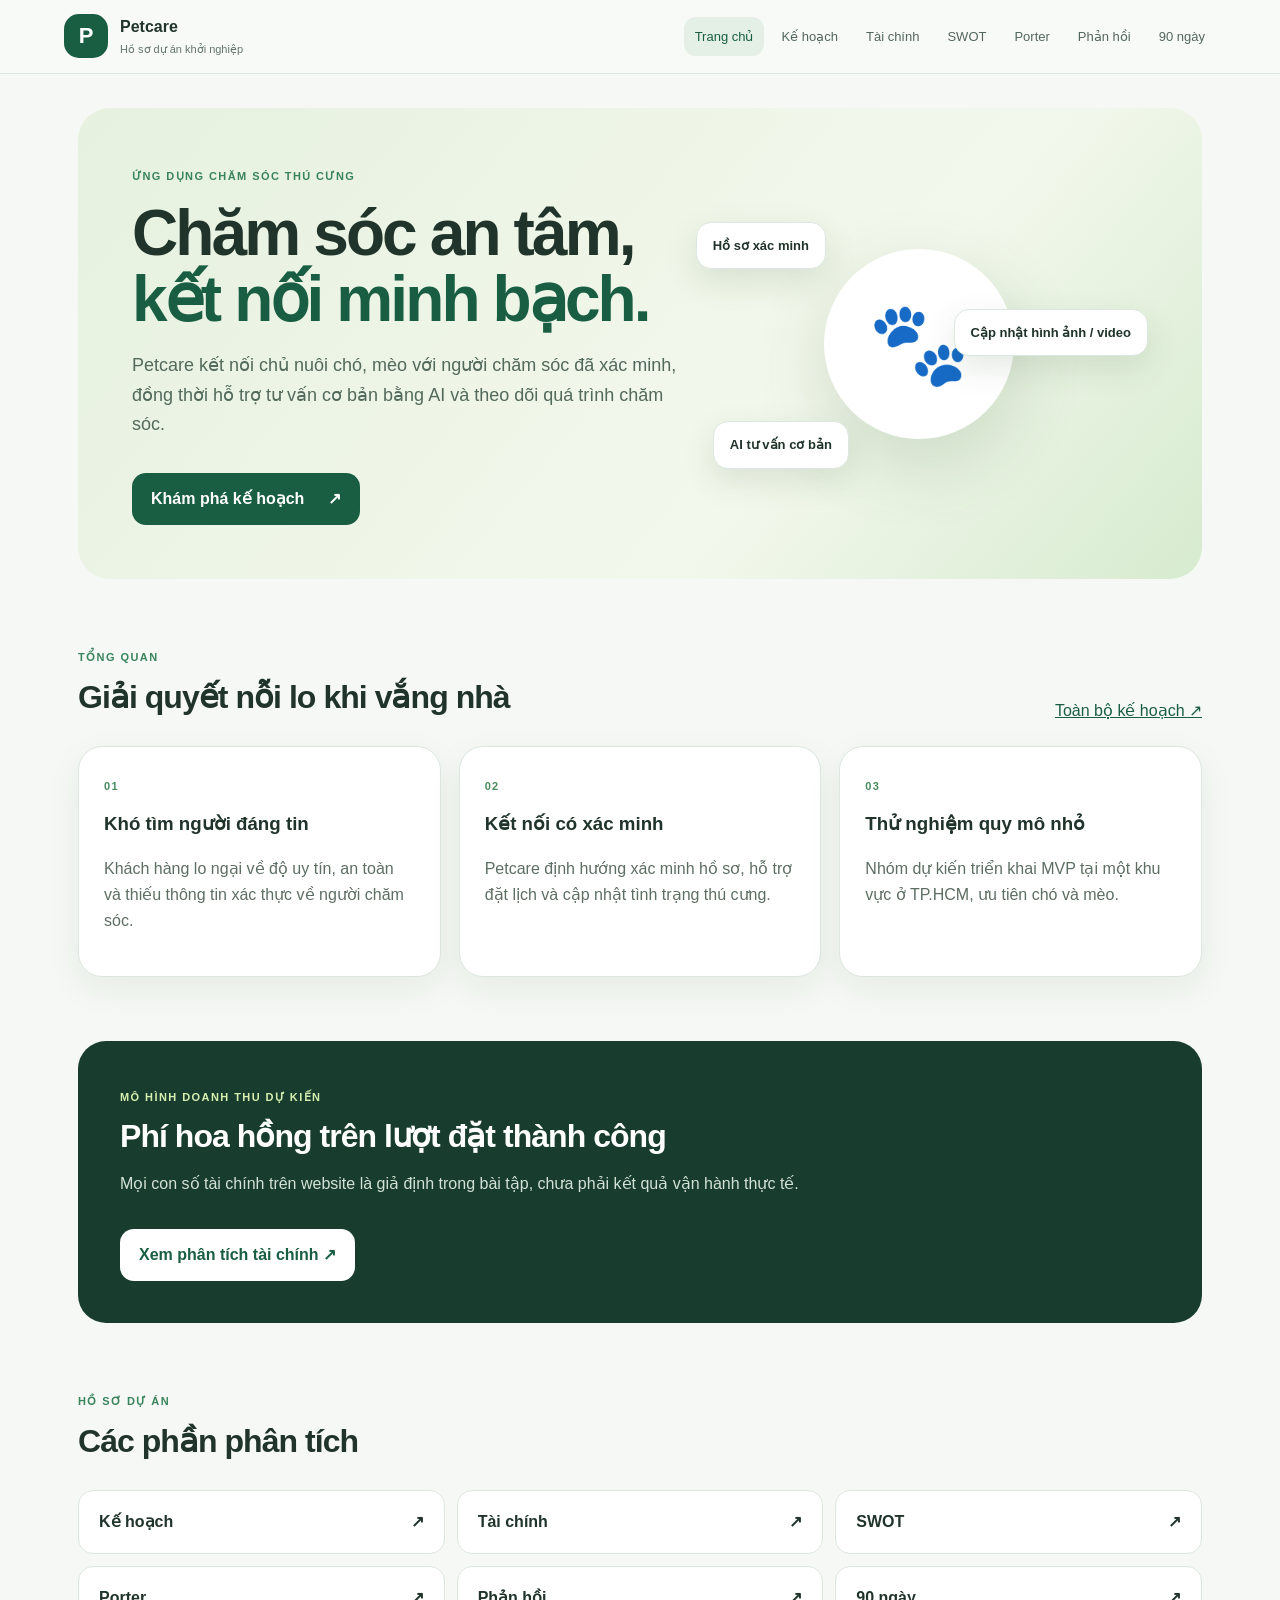
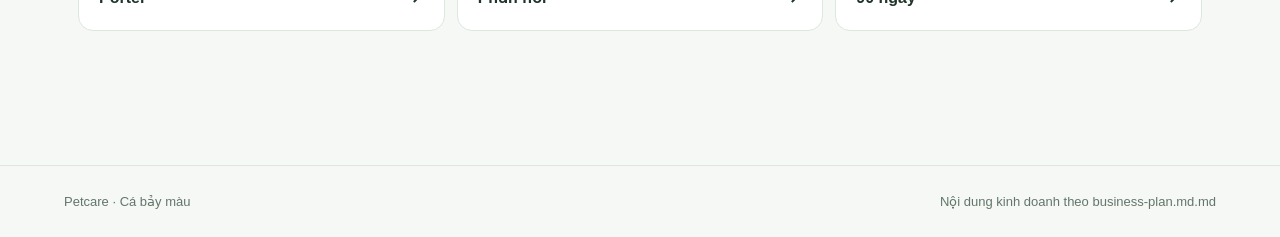
<file: index.html>
<!doctype html><html lang="vi"><head><meta charset="utf-8"><meta name="viewport" content="width=device-width,initial-scale=1"><meta name="theme-color" content="#142820"><title>Trang chủ · Petcare</title><link rel="stylesheet" href="style.css"></head><body><header class="site-header"><a class="brand" href="index.html"><span class="brand-icon">P</span><span>Petcare<small>Hồ sơ dự án khởi nghiệp</small></span></a><nav><a class="active" href="index.html">Trang chủ</a><a class="" href="business-plan.html">Kế hoạch</a><a class="" href="financial-analysis.html">Tài chính</a><a class="" href="swot.html">SWOT</a><a class="" href="five-forces.html">Porter</a><a class="" href="reflections.html">Phản hồi</a><a class="" href="action-plan.html">90 ngày</a></nav></header><main><section class="hero"><div class="hero-copy"><span class="eyebrow">ỨNG DỤNG CHĂM SÓC THÚ CƯNG</span><h1>Chăm sóc an tâm,<br><em>kết nối minh bạch.</em></h1><p>Petcare kết nối chủ nuôi chó, mèo với người chăm sóc đã xác minh, đồng thời hỗ trợ tư vấn cơ bản bằng AI và theo dõi quá trình chăm sóc.</p><a class="button" href="business-plan.html">Khám phá kế hoạch <span>↗</span></a></div><div class="hero-visual"><div class="pet-orbit">🐾</div><div class="float f1">Hồ sơ xác minh</div><div class="float f2">Cập nhật hình ảnh / video</div><div class="float f3">AI tư vấn cơ bản</div></div></section><section class="section"><div class="section-title"><div><span class="eyebrow">TỔNG QUAN</span><h2>Giải quyết nỗi lo khi vắng nhà</h2></div><a class="text-link" href="business-plan.html">Toàn bộ kế hoạch ↗</a></div><div class="grid"><article class="card"><span class="number">01</span><h3>Khó tìm người đáng tin</h3><p>Khách hàng lo ngại về độ uy tín, an toàn và thiếu thông tin xác thực về người chăm sóc.</p></article><article class="card"><span class="number">02</span><h3>Kết nối có xác minh</h3><p>Petcare định hướng xác minh hồ sơ, hỗ trợ đặt lịch và cập nhật tình trạng thú cưng.</p></article><article class="card"><span class="number">03</span><h3>Thử nghiệm quy mô nhỏ</h3><p>Nhóm dự kiến triển khai MVP tại một khu vực ở TP.HCM, ưu tiên chó và mèo.</p></article></div></section><section class="section dark"><span class="eyebrow">MÔ HÌNH DOANH THU DỰ KIẾN</span><h2>Phí hoa hồng trên lượt đặt thành công</h2><p>Mọi con số tài chính trên website là giả định trong bài tập, chưa phải kết quả vận hành thực tế.</p><a class="button light" href="financial-analysis.html">Xem phân tích tài chính ↗</a></section><section class="section"><div class="section-title"><div><span class="eyebrow">HỒ SƠ DỰ ÁN</span><h2>Các phần phân tích</h2></div></div><div class="link-grid"><a class="link-card" href="business-plan.html">Kế hoạch<b>↗</b></a><a class="link-card" href="financial-analysis.html">Tài chính<b>↗</b></a><a class="link-card" href="swot.html">SWOT<b>↗</b></a><a class="link-card" href="five-forces.html">Porter<b>↗</b></a><a class="link-card" href="reflections.html">Phản hồi<b>↗</b></a><a class="link-card" href="action-plan.html">90 ngày<b>↗</b></a></div></section></main><footer><span>Petcare · Cá bảy màu</span><span>Nội dung kinh doanh theo business-plan.md.md</span></footer></body></html>
</file>
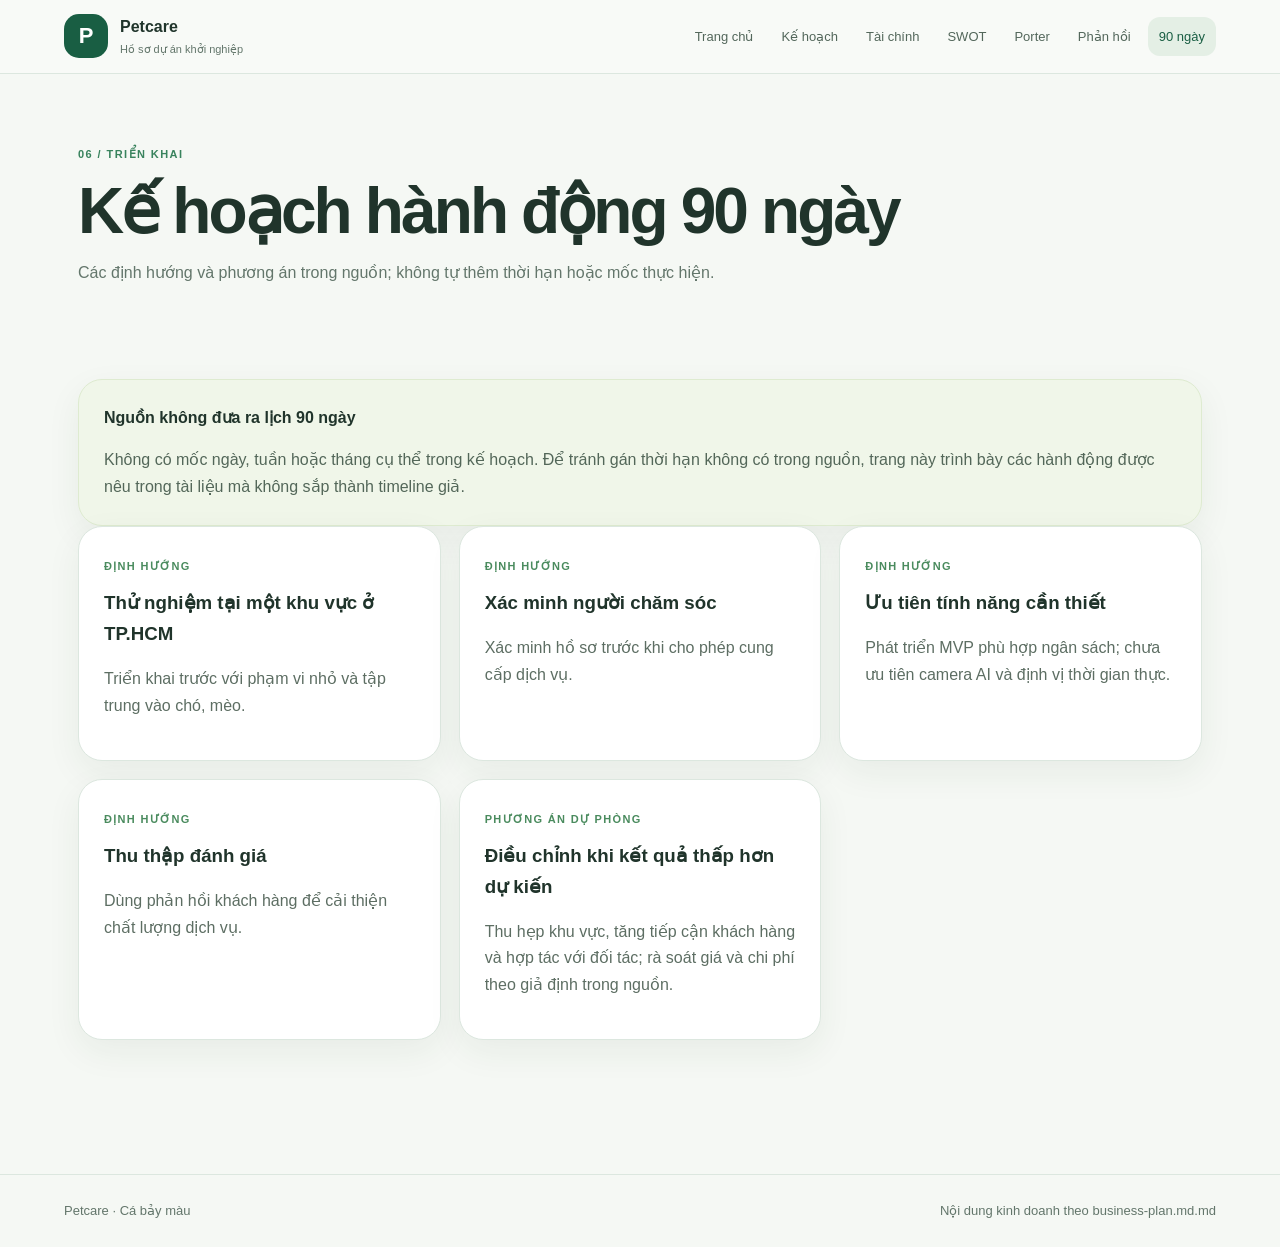
<file: action-plan.html>
<!doctype html><html lang="vi"><head><meta charset="utf-8"><meta name="viewport" content="width=device-width,initial-scale=1"><meta name="theme-color" content="#142820"><title>Kế hoạch hành động 90 ngày · Petcare</title><link rel="stylesheet" href="style.css"></head><body><header class="site-header"><a class="brand" href="index.html"><span class="brand-icon">P</span><span>Petcare<small>Hồ sơ dự án khởi nghiệp</small></span></a><nav><a class="" href="index.html">Trang chủ</a><a class="" href="business-plan.html">Kế hoạch</a><a class="" href="financial-analysis.html">Tài chính</a><a class="" href="swot.html">SWOT</a><a class="" href="five-forces.html">Porter</a><a class="" href="reflections.html">Phản hồi</a><a class="active" href="action-plan.html">90 ngày</a></nav></header><main><section class="page-head"><span class="eyebrow">06 / TRIỂN KHAI</span><h1>Kế hoạch hành động 90 ngày</h1><p>Các định hướng và phương án trong nguồn; không tự thêm thời hạn hoặc mốc thực hiện.</p></section><section class="section"><div class="notice"><b>Nguồn không đưa ra lịch 90 ngày</b><p>Không có mốc ngày, tuần hoặc tháng cụ thể trong kế hoạch. Để tránh gán thời hạn không có trong nguồn, trang này trình bày các hành động được nêu trong tài liệu mà không sắp thành timeline giả.</p></div><div class="grid"><article class="card"><span class="number">ĐỊNH HƯỚNG</span><h3>Thử nghiệm tại một khu vực ở TP.HCM</h3><p>Triển khai trước với phạm vi nhỏ và tập trung vào chó, mèo.</p></article><article class="card"><span class="number">ĐỊNH HƯỚNG</span><h3>Xác minh người chăm sóc</h3><p>Xác minh hồ sơ trước khi cho phép cung cấp dịch vụ.</p></article><article class="card"><span class="number">ĐỊNH HƯỚNG</span><h3>Ưu tiên tính năng cần thiết</h3><p>Phát triển MVP phù hợp ngân sách; chưa ưu tiên camera AI và định vị thời gian thực.</p></article><article class="card"><span class="number">ĐỊNH HƯỚNG</span><h3>Thu thập đánh giá</h3><p>Dùng phản hồi khách hàng để cải thiện chất lượng dịch vụ.</p></article><article class="card"><span class="number">PHƯƠNG ÁN DỰ PHÒNG</span><h3>Điều chỉnh khi kết quả thấp hơn dự kiến</h3><p>Thu hẹp khu vực, tăng tiếp cận khách hàng và hợp tác với đối tác; rà soát giá và chi phí theo giả định trong nguồn.</p></article></div></section></main><footer><span>Petcare · Cá bảy màu</span><span>Nội dung kinh doanh theo business-plan.md.md</span></footer></body></html>
</file>
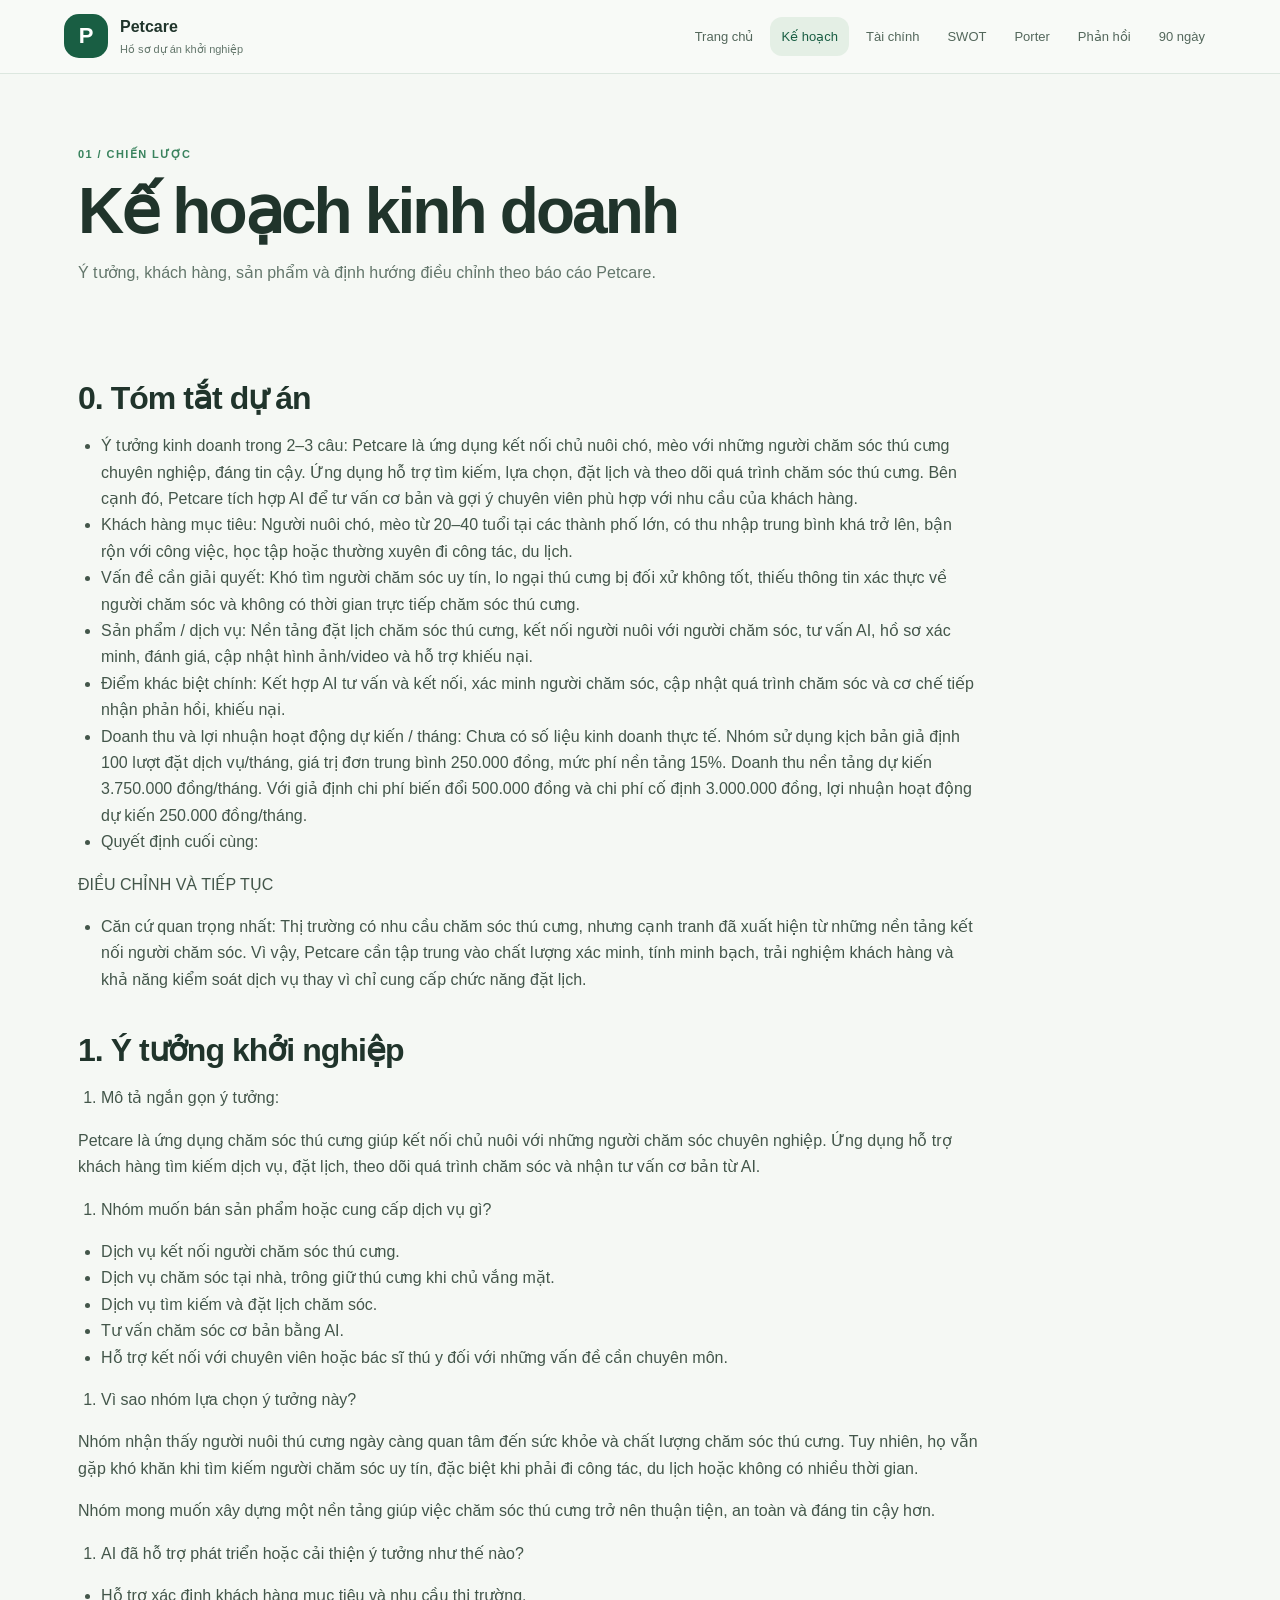
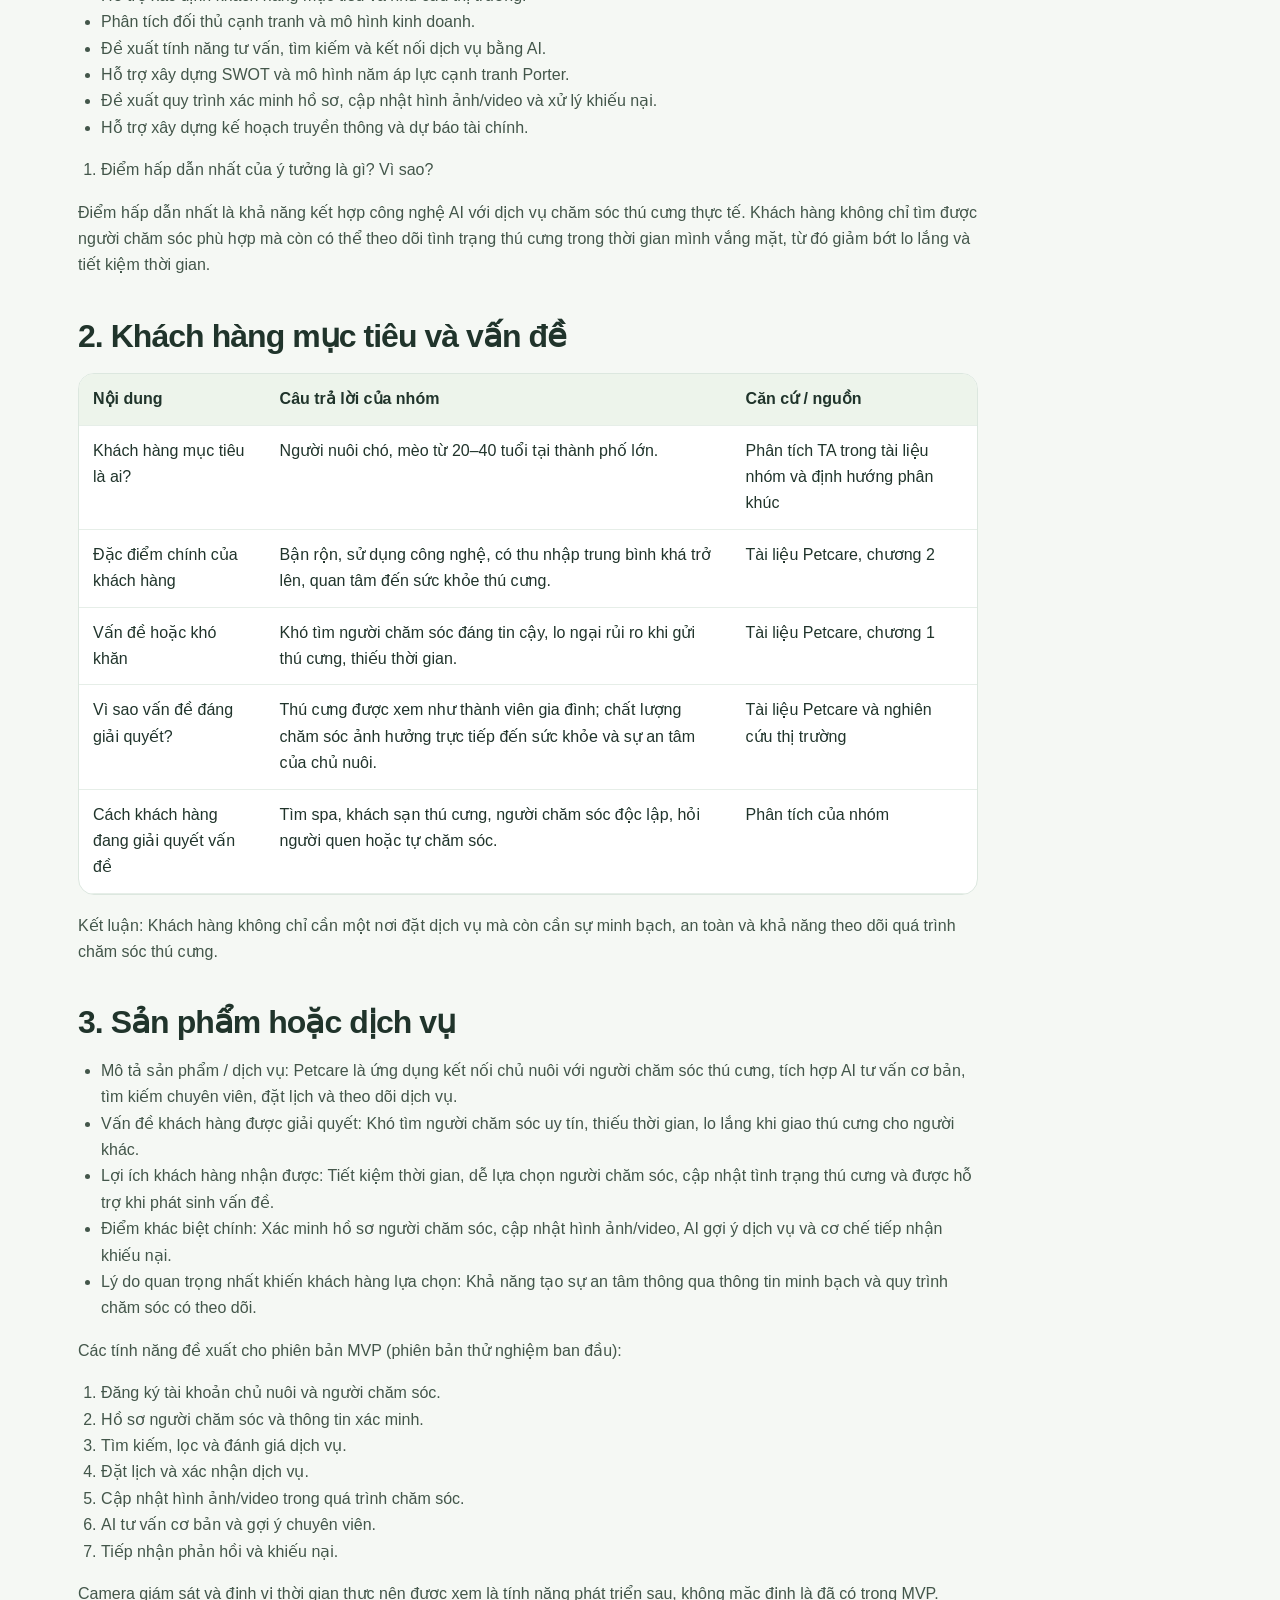
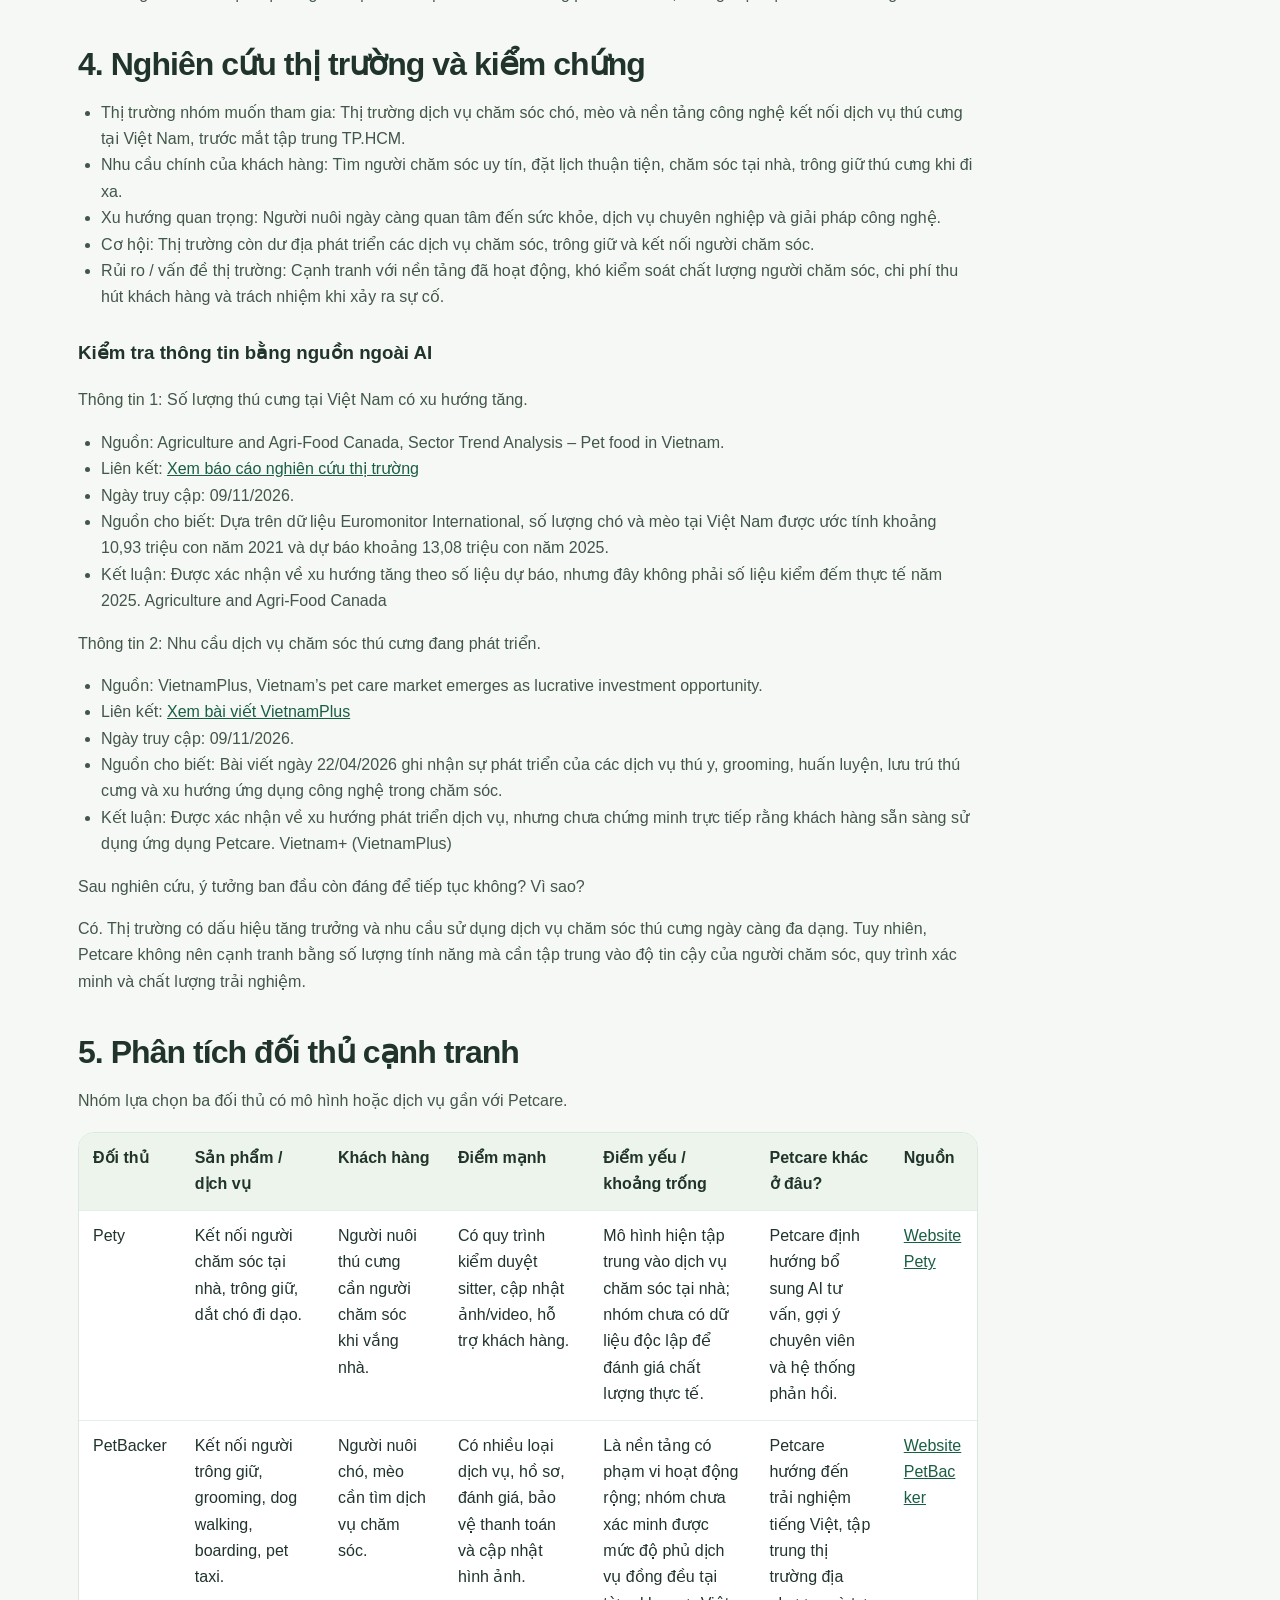
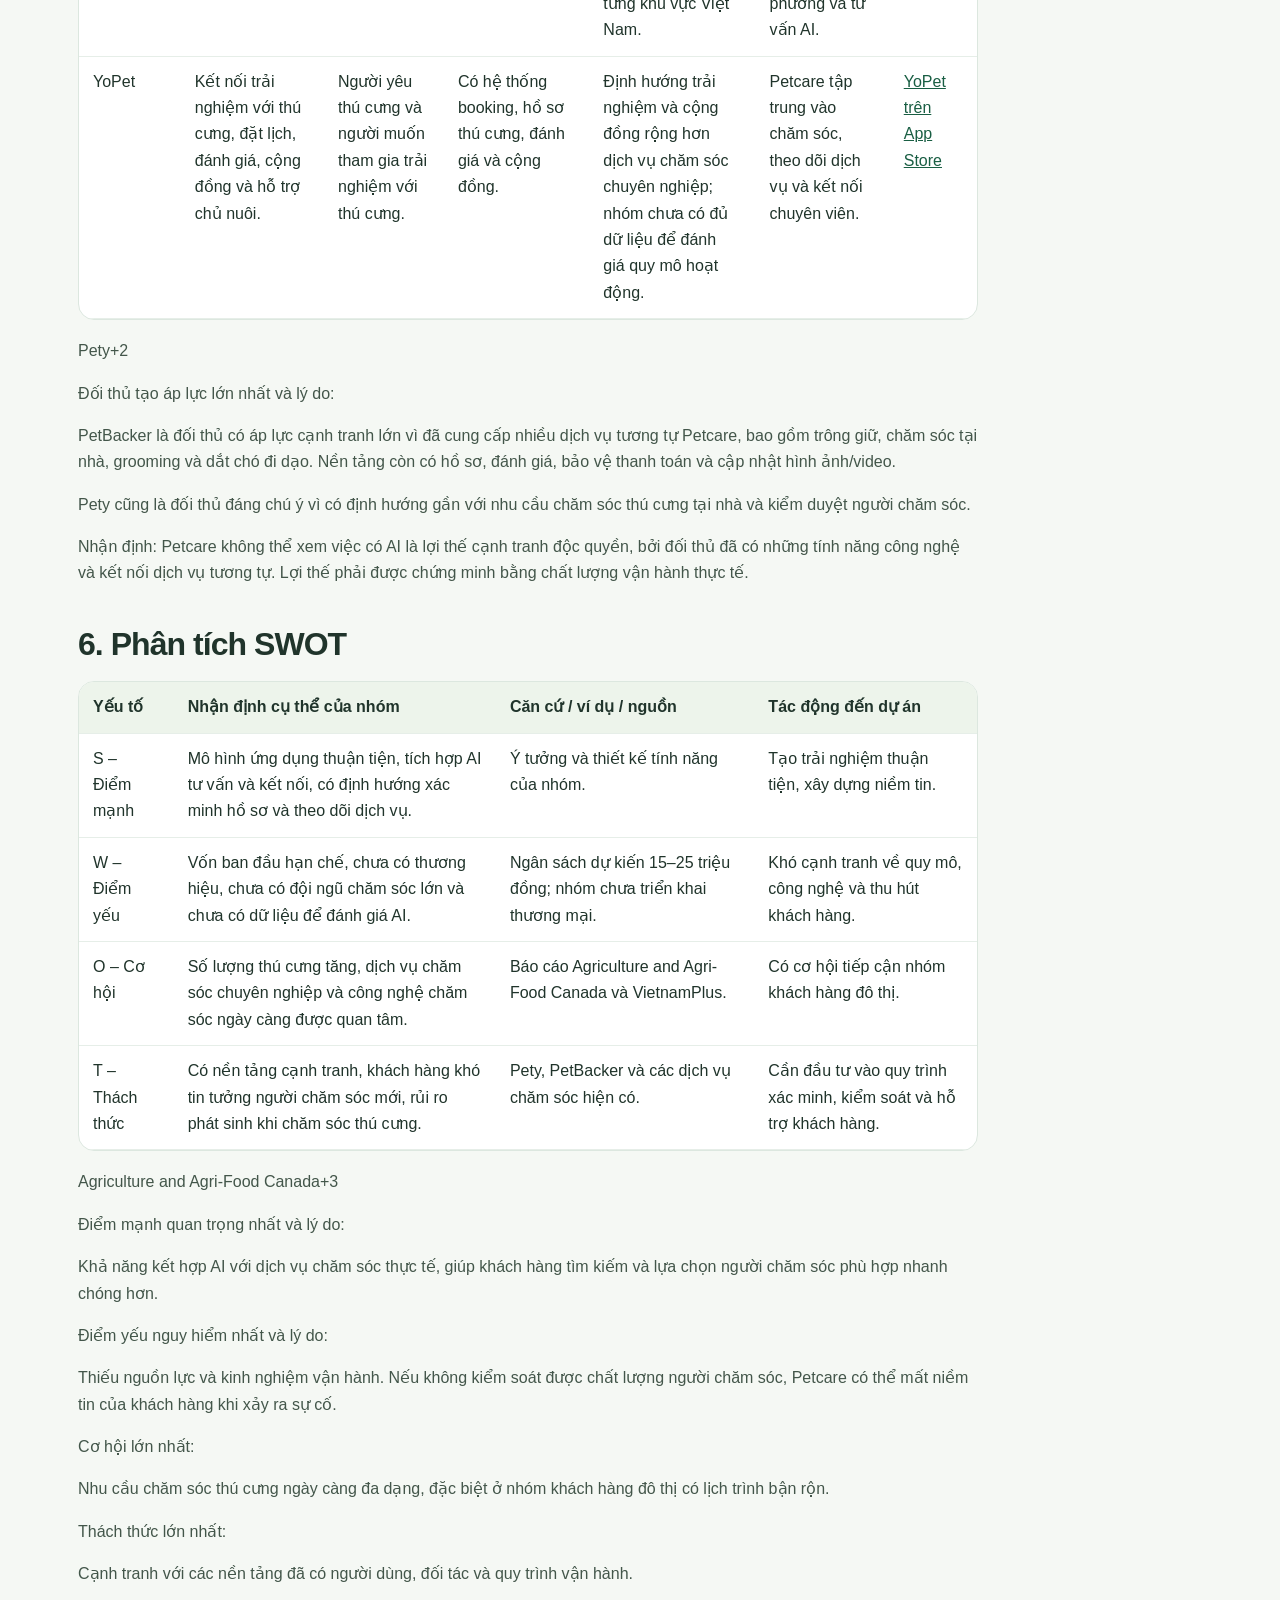
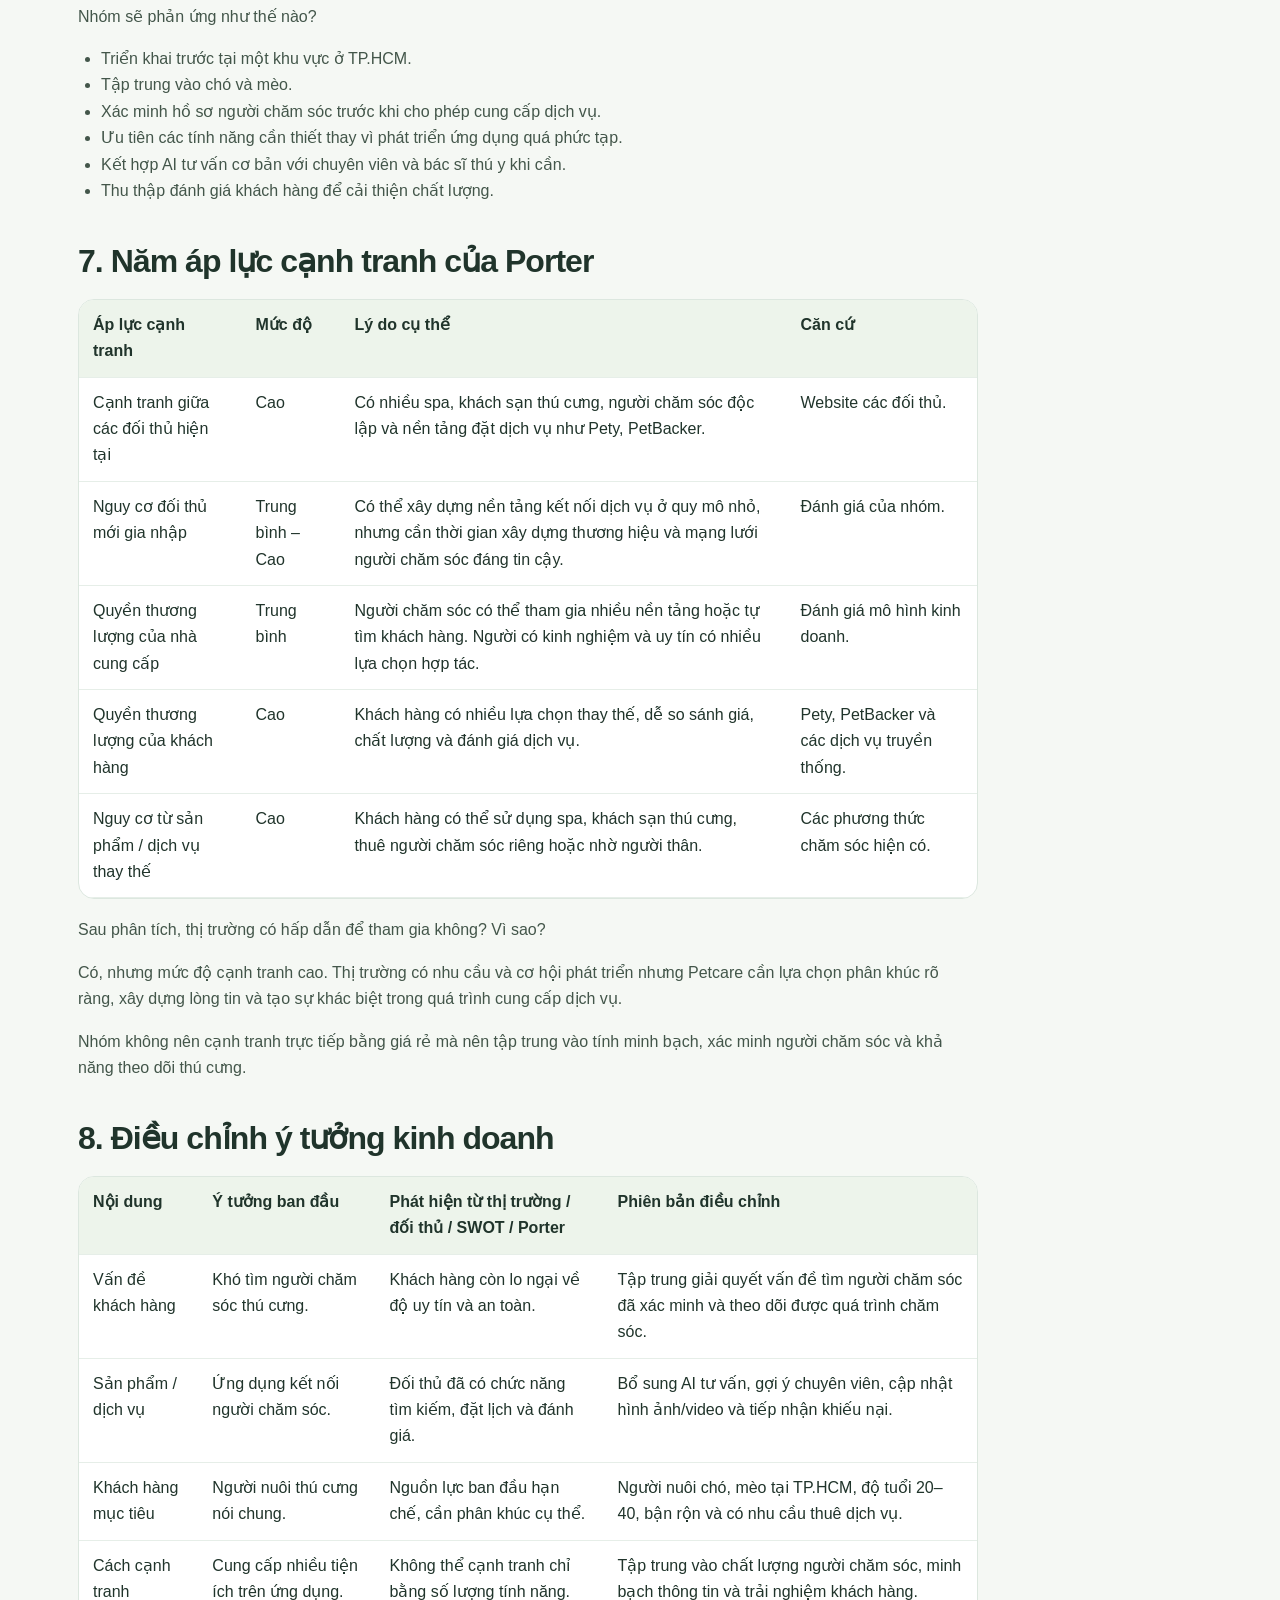
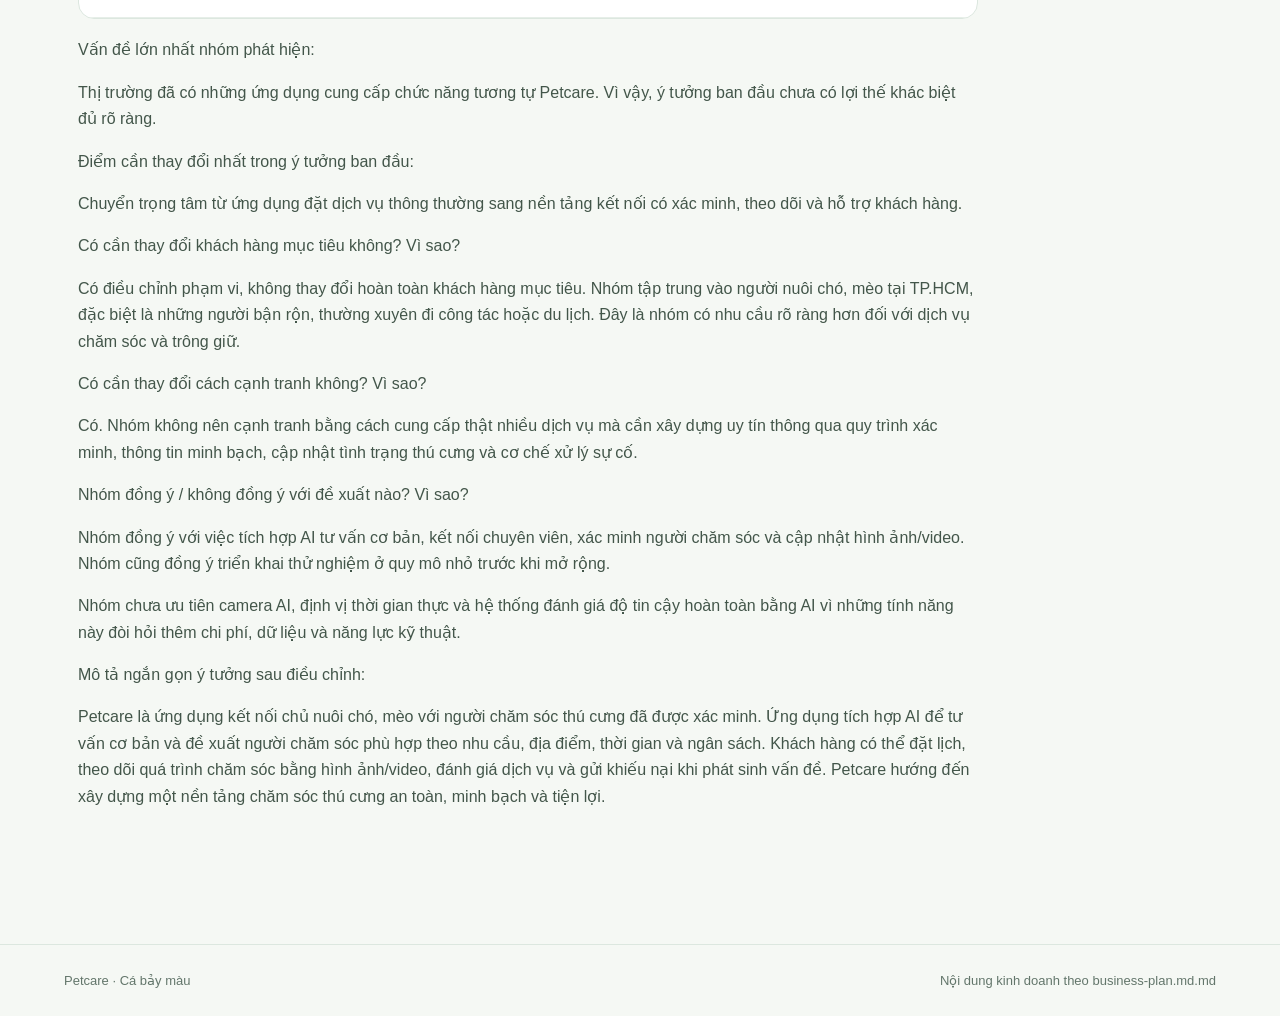
<file: business-plan.html>
<!doctype html><html lang="vi"><head><meta charset="utf-8"><meta name="viewport" content="width=device-width,initial-scale=1"><meta name="theme-color" content="#142820"><title>Kế hoạch kinh doanh · Petcare</title><link rel="stylesheet" href="style.css"></head><body><header class="site-header"><a class="brand" href="index.html"><span class="brand-icon">P</span><span>Petcare<small>Hồ sơ dự án khởi nghiệp</small></span></a><nav><a class="" href="index.html">Trang chủ</a><a class="active" href="business-plan.html">Kế hoạch</a><a class="" href="financial-analysis.html">Tài chính</a><a class="" href="swot.html">SWOT</a><a class="" href="five-forces.html">Porter</a><a class="" href="reflections.html">Phản hồi</a><a class="" href="action-plan.html">90 ngày</a></nav></header><main><section class="page-head"><span class="eyebrow">01 / CHIẾN LƯỢC</span><h1>Kế hoạch kinh doanh</h1><p>Ý tưởng, khách hàng, sản phẩm và định hướng điều chỉnh theo báo cáo Petcare.</p></section><section class="section prose"><h2>0. Tóm tắt dự án</h2><ul><li>Ý tưởng kinh doanh trong 2–3 câu: Petcare là ứng dụng kết nối chủ nuôi chó, mèo với những người chăm sóc thú cưng chuyên nghiệp, đáng tin cậy. Ứng dụng hỗ trợ tìm kiếm, lựa chọn, đặt lịch và theo dõi quá trình chăm sóc thú cưng. Bên cạnh đó, Petcare tích hợp AI để tư vấn cơ bản và gợi ý chuyên viên phù hợp với nhu cầu của khách hàng.</li><li>Khách hàng mục tiêu: Người nuôi chó, mèo từ 20–40 tuổi tại các thành phố lớn, có thu nhập trung bình khá trở lên, bận rộn với công việc, học tập hoặc thường xuyên đi công tác, du lịch.</li><li>Vấn đề cần giải quyết: Khó tìm người chăm sóc uy tín, lo ngại thú cưng bị đối xử không tốt, thiếu thông tin xác thực về người chăm sóc và không có thời gian trực tiếp chăm sóc thú cưng.</li><li>Sản phẩm / dịch vụ: Nền tảng đặt lịch chăm sóc thú cưng, kết nối người nuôi với người chăm sóc, tư vấn AI, hồ sơ xác minh, đánh giá, cập nhật hình ảnh/video và hỗ trợ khiếu nại.</li><li>Điểm khác biệt chính: Kết hợp AI tư vấn và kết nối, xác minh người chăm sóc, cập nhật quá trình chăm sóc và cơ chế tiếp nhận phản hồi, khiếu nại.</li><li>Doanh thu và lợi nhuận hoạt động dự kiến / tháng: Chưa có số liệu kinh doanh thực tế. Nhóm sử dụng kịch bản giả định 100 lượt đặt dịch vụ/tháng, giá trị đơn trung bình 250.000 đồng, mức phí nền tảng 15%. Doanh thu nền tảng dự kiến 3.750.000 đồng/tháng. Với giả định chi phí biến đổi 500.000 đồng và chi phí cố định 3.000.000 đồng, lợi nhuận hoạt động dự kiến 250.000 đồng/tháng.</li><li>Quyết định cuối cùng:</li></ul><p>ĐIỀU CHỈNH VÀ TIẾP TỤC</p><ul><li>Căn cứ quan trọng nhất: Thị trường có nhu cầu chăm sóc thú cưng, nhưng cạnh tranh đã xuất hiện từ những nền tảng kết nối người chăm sóc. Vì vậy, Petcare cần tập trung vào chất lượng xác minh, tính minh bạch, trải nghiệm khách hàng và khả năng kiểm soát dịch vụ thay vì chỉ cung cấp chức năng đặt lịch.</li></ul><h2>1. Ý tưởng khởi nghiệp</h2><ol><li>Mô tả ngắn gọn ý tưởng:</li></ol><p>Petcare là ứng dụng chăm sóc thú cưng giúp kết nối chủ nuôi với những người chăm sóc chuyên nghiệp. Ứng dụng hỗ trợ khách hàng tìm kiếm dịch vụ, đặt lịch, theo dõi quá trình chăm sóc và nhận tư vấn cơ bản từ AI.</p><ol><li>Nhóm muốn bán sản phẩm hoặc cung cấp dịch vụ gì?</li></ol><ul><li>Dịch vụ kết nối người chăm sóc thú cưng.</li><li>Dịch vụ chăm sóc tại nhà, trông giữ thú cưng khi chủ vắng mặt.</li><li>Dịch vụ tìm kiếm và đặt lịch chăm sóc.</li><li>Tư vấn chăm sóc cơ bản bằng AI.</li><li>Hỗ trợ kết nối với chuyên viên hoặc bác sĩ thú y đối với những vấn đề cần chuyên môn.</li></ul><ol><li>Vì sao nhóm lựa chọn ý tưởng này?</li></ol><p>Nhóm nhận thấy người nuôi thú cưng ngày càng quan tâm đến sức khỏe và chất lượng chăm sóc thú cưng. Tuy nhiên, họ vẫn gặp khó khăn khi tìm kiếm người chăm sóc uy tín, đặc biệt khi phải đi công tác, du lịch hoặc không có nhiều thời gian.</p><p>Nhóm mong muốn xây dựng một nền tảng giúp việc chăm sóc thú cưng trở nên thuận tiện, an toàn và đáng tin cậy hơn.</p><ol><li>AI đã hỗ trợ phát triển hoặc cải thiện ý tưởng như thế nào?</li></ol><ul><li>Hỗ trợ xác định khách hàng mục tiêu và nhu cầu thị trường.</li><li>Phân tích đối thủ cạnh tranh và mô hình kinh doanh.</li><li>Đề xuất tính năng tư vấn, tìm kiếm và kết nối dịch vụ bằng AI.</li><li>Hỗ trợ xây dựng SWOT và mô hình năm áp lực cạnh tranh Porter.</li><li>Đề xuất quy trình xác minh hồ sơ, cập nhật hình ảnh/video và xử lý khiếu nại.</li><li>Hỗ trợ xây dựng kế hoạch truyền thông và dự báo tài chính.</li></ul><ol><li>Điểm hấp dẫn nhất của ý tưởng là gì? Vì sao?</li></ol><p>Điểm hấp dẫn nhất là khả năng kết hợp công nghệ AI với dịch vụ chăm sóc thú cưng thực tế. Khách hàng không chỉ tìm được người chăm sóc phù hợp mà còn có thể theo dõi tình trạng thú cưng trong thời gian mình vắng mặt, từ đó giảm bớt lo lắng và tiết kiệm thời gian.</p><h2>2. Khách hàng mục tiêu và vấn đề</h2><div class="table-wrap"><table><tbody><tr><td>Nội dung</td><td>Câu trả lời của nhóm</td><td>Căn cứ / nguồn</td></tr><tr><td>Khách hàng mục tiêu là ai?</td><td>Người nuôi chó, mèo từ 20–40 tuổi tại thành phố lớn.</td><td>Phân tích TA trong tài liệu nhóm và định hướng phân khúc</td></tr><tr><td>Đặc điểm chính của khách hàng</td><td>Bận rộn, sử dụng công nghệ, có thu nhập trung bình khá trở lên, quan tâm đến sức khỏe thú cưng.</td><td>Tài liệu Petcare, chương 2</td></tr><tr><td>Vấn đề hoặc khó khăn</td><td>Khó tìm người chăm sóc đáng tin cậy, lo ngại rủi ro khi gửi thú cưng, thiếu thời gian.</td><td>Tài liệu Petcare, chương 1</td></tr><tr><td>Vì sao vấn đề đáng giải quyết?</td><td>Thú cưng được xem như thành viên gia đình; chất lượng chăm sóc ảnh hưởng trực tiếp đến sức khỏe và sự an tâm của chủ nuôi.</td><td>Tài liệu Petcare và nghiên cứu thị trường</td></tr><tr><td>Cách khách hàng đang giải quyết vấn đề</td><td>Tìm spa, khách sạn thú cưng, người chăm sóc độc lập, hỏi người quen hoặc tự chăm sóc.</td><td>Phân tích của nhóm</td></tr></tbody></table></div><p>Kết luận: Khách hàng không chỉ cần một nơi đặt dịch vụ mà còn cần sự minh bạch, an toàn và khả năng theo dõi quá trình chăm sóc thú cưng.</p><h2>3. Sản phẩm hoặc dịch vụ</h2><ul><li>Mô tả sản phẩm / dịch vụ: Petcare là ứng dụng kết nối chủ nuôi với người chăm sóc thú cưng, tích hợp AI tư vấn cơ bản, tìm kiếm chuyên viên, đặt lịch và theo dõi dịch vụ.</li><li>Vấn đề khách hàng được giải quyết: Khó tìm người chăm sóc uy tín, thiếu thời gian, lo lắng khi giao thú cưng cho người khác.</li><li>Lợi ích khách hàng nhận được: Tiết kiệm thời gian, dễ lựa chọn người chăm sóc, cập nhật tình trạng thú cưng và được hỗ trợ khi phát sinh vấn đề.</li><li>Điểm khác biệt chính: Xác minh hồ sơ người chăm sóc, cập nhật hình ảnh/video, AI gợi ý dịch vụ và cơ chế tiếp nhận khiếu nại.</li><li>Lý do quan trọng nhất khiến khách hàng lựa chọn: Khả năng tạo sự an tâm thông qua thông tin minh bạch và quy trình chăm sóc có theo dõi.</li></ul><p>Các tính năng đề xuất cho phiên bản MVP (phiên bản thử nghiệm ban đầu):</p><ol><li>Đăng ký tài khoản chủ nuôi và người chăm sóc.</li><li>Hồ sơ người chăm sóc và thông tin xác minh.</li><li>Tìm kiếm, lọc và đánh giá dịch vụ.</li><li>Đặt lịch và xác nhận dịch vụ.</li><li>Cập nhật hình ảnh/video trong quá trình chăm sóc.</li><li>AI tư vấn cơ bản và gợi ý chuyên viên.</li><li>Tiếp nhận phản hồi và khiếu nại.</li></ol><p>Camera giám sát và định vị thời gian thực nên được xem là tính năng phát triển sau, không mặc định là đã có trong MVP.</p><h2>4. Nghiên cứu thị trường và kiểm chứng</h2><ul><li>Thị trường nhóm muốn tham gia: Thị trường dịch vụ chăm sóc chó, mèo và nền tảng công nghệ kết nối dịch vụ thú cưng tại Việt Nam, trước mắt tập trung TP.HCM.</li><li>Nhu cầu chính của khách hàng: Tìm người chăm sóc uy tín, đặt lịch thuận tiện, chăm sóc tại nhà, trông giữ thú cưng khi đi xa.</li><li>Xu hướng quan trọng: Người nuôi ngày càng quan tâm đến sức khỏe, dịch vụ chuyên nghiệp và giải pháp công nghệ.</li><li>Cơ hội: Thị trường còn dư địa phát triển các dịch vụ chăm sóc, trông giữ và kết nối người chăm sóc.</li><li>Rủi ro / vấn đề thị trường: Cạnh tranh với nền tảng đã hoạt động, khó kiểm soát chất lượng người chăm sóc, chi phí thu hút khách hàng và trách nhiệm khi xảy ra sự cố.</li></ul><h3>Kiểm tra thông tin bằng nguồn ngoài AI</h3><p>Thông tin 1: Số lượng thú cưng tại Việt Nam có xu hướng tăng.</p><ul><li>Nguồn: Agriculture and Agri-Food Canada, Sector Trend Analysis – Pet food in Vietnam.</li><li>Liên kết: <a href="https://agriculture.canada.ca/en/international-trade/reports-and-guides/sector-trend-analysis-pet-food-vietnam?utm_source=chatgpt.com" target="_blank" rel="noopener">Xem báo cáo nghiên cứu thị trường</a></li><li>Ngày truy cập: 09/11/2026.</li><li>Nguồn cho biết: Dựa trên dữ liệu Euromonitor International, số lượng chó và mèo tại Việt Nam được ước tính khoảng 10,93 triệu con năm 2021 và dự báo khoảng 13,08 triệu con năm 2025.</li><li>Kết luận: Được xác nhận về xu hướng tăng theo số liệu dự báo, nhưng đây không phải số liệu kiểm đếm thực tế năm 2025. Agriculture and Agri-Food Canada</li></ul><p>Thông tin 2: Nhu cầu dịch vụ chăm sóc thú cưng đang phát triển.</p><ul><li>Nguồn: VietnamPlus, Vietnam’s pet care market emerges as lucrative investment opportunity.</li><li>Liên kết: <a href="https://en.vietnamplus.vn/vietnams-pet-care-market-emerges-as-lucrative-investment-opportunity-post341589.vnp?utm_source=chatgpt.com" target="_blank" rel="noopener">Xem bài viết VietnamPlus</a></li><li>Ngày truy cập: 09/11/2026.</li><li>Nguồn cho biết: Bài viết ngày 22/04/2026 ghi nhận sự phát triển của các dịch vụ thú y, grooming, huấn luyện, lưu trú thú cưng và xu hướng ứng dụng công nghệ trong chăm sóc.</li><li>Kết luận: Được xác nhận về xu hướng phát triển dịch vụ, nhưng chưa chứng minh trực tiếp rằng khách hàng sẵn sàng sử dụng ứng dụng Petcare. Vietnam+ (VietnamPlus)</li></ul><p>Sau nghiên cứu, ý tưởng ban đầu còn đáng để tiếp tục không? Vì sao?</p><p>Có. Thị trường có dấu hiệu tăng trưởng và nhu cầu sử dụng dịch vụ chăm sóc thú cưng ngày càng đa dạng. Tuy nhiên, Petcare không nên cạnh tranh bằng số lượng tính năng mà cần tập trung vào độ tin cậy của người chăm sóc, quy trình xác minh và chất lượng trải nghiệm.</p><h2>5. Phân tích đối thủ cạnh tranh</h2><p>Nhóm lựa chọn ba đối thủ có mô hình hoặc dịch vụ gần với Petcare.</p><div class="table-wrap"><table><tbody><tr><td>Đối thủ</td><td>Sản phẩm / dịch vụ</td><td>Khách hàng</td><td>Điểm mạnh</td><td>Điểm yếu / khoảng trống</td><td>Petcare khác ở đâu?</td><td>Nguồn</td></tr><tr><td>Pety</td><td>Kết nối người chăm sóc tại nhà, trông giữ, dắt chó đi dạo.</td><td>Người nuôi thú cưng cần người chăm sóc khi vắng nhà.</td><td>Có quy trình kiểm duyệt sitter, cập nhật ảnh/video, hỗ trợ khách hàng.</td><td>Mô hình hiện tập trung vào dịch vụ chăm sóc tại nhà; nhóm chưa có dữ liệu độc lập để đánh giá chất lượng thực tế.</td><td>Petcare định hướng bổ sung AI tư vấn, gợi ý chuyên viên và hệ thống phản hồi.</td><td><a href="https://pety.vn/?utm_source=chatgpt.com" target="_blank" rel="noopener">Website Pety</a></td></tr><tr><td>PetBacker</td><td>Kết nối người trông giữ, grooming, dog walking, boarding, pet taxi.</td><td>Người nuôi chó, mèo cần tìm dịch vụ chăm sóc.</td><td>Có nhiều loại dịch vụ, hồ sơ, đánh giá, bảo vệ thanh toán và cập nhật hình ảnh.</td><td>Là nền tảng có phạm vi hoạt động rộng; nhóm chưa xác minh được mức độ phủ dịch vụ đồng đều tại từng khu vực Việt Nam.</td><td>Petcare hướng đến trải nghiệm tiếng Việt, tập trung thị trường địa phương và tư vấn AI.</td><td><a href="https://www.petbacker.com/d/--vietnam?utm_source=chatgpt.com" target="_blank" rel="noopener">Website PetBacker</a></td></tr><tr><td>YoPet</td><td>Kết nối trải nghiệm với thú cưng, đặt lịch, đánh giá, cộng đồng và hỗ trợ chủ nuôi.</td><td>Người yêu thú cưng và người muốn tham gia trải nghiệm với thú cưng.</td><td>Có hệ thống booking, hồ sơ thú cưng, đánh giá và cộng đồng.</td><td>Định hướng trải nghiệm và cộng đồng rộng hơn dịch vụ chăm sóc chuyên nghiệp; nhóm chưa có đủ dữ liệu để đánh giá quy mô hoạt động.</td><td>Petcare tập trung vào chăm sóc, theo dõi dịch vụ và kết nối chuyên viên.</td><td><a href="https://apps.apple.com/vn/app/yopet/id6760635105?utm_source=chatgpt.com" target="_blank" rel="noopener">YoPet trên App Store</a></td></tr></tbody></table></div><p>Pety+2</p><p>Đối thủ tạo áp lực lớn nhất và lý do:</p><p>PetBacker là đối thủ có áp lực cạnh tranh lớn vì đã cung cấp nhiều dịch vụ tương tự Petcare, bao gồm trông giữ, chăm sóc tại nhà, grooming và dắt chó đi dạo. Nền tảng còn có hồ sơ, đánh giá, bảo vệ thanh toán và cập nhật hình ảnh/video.</p><p>Pety cũng là đối thủ đáng chú ý vì có định hướng gần với nhu cầu chăm sóc thú cưng tại nhà và kiểm duyệt người chăm sóc.</p><p>Nhận định: Petcare không thể xem việc có AI là lợi thế cạnh tranh độc quyền, bởi đối thủ đã có những tính năng công nghệ và kết nối dịch vụ tương tự. Lợi thế phải được chứng minh bằng chất lượng vận hành thực tế.</p><h2>6. Phân tích SWOT</h2><div class="table-wrap"><table><tbody><tr><td>Yếu tố</td><td>Nhận định cụ thể của nhóm</td><td>Căn cứ / ví dụ / nguồn</td><td>Tác động đến dự án</td></tr><tr><td>S – Điểm mạnh</td><td>Mô hình ứng dụng thuận tiện, tích hợp AI tư vấn và kết nối, có định hướng xác minh hồ sơ và theo dõi dịch vụ.</td><td>Ý tưởng và thiết kế tính năng của nhóm.</td><td>Tạo trải nghiệm thuận tiện, xây dựng niềm tin.</td></tr><tr><td>W – Điểm yếu</td><td>Vốn ban đầu hạn chế, chưa có thương hiệu, chưa có đội ngũ chăm sóc lớn và chưa có dữ liệu để đánh giá AI.</td><td>Ngân sách dự kiến 15–25 triệu đồng; nhóm chưa triển khai thương mại.</td><td>Khó cạnh tranh về quy mô, công nghệ và thu hút khách hàng.</td></tr><tr><td>O – Cơ hội</td><td>Số lượng thú cưng tăng, dịch vụ chăm sóc chuyên nghiệp và công nghệ chăm sóc ngày càng được quan tâm.</td><td>Báo cáo Agriculture and Agri-Food Canada và VietnamPlus.</td><td>Có cơ hội tiếp cận nhóm khách hàng đô thị.</td></tr><tr><td>T – Thách thức</td><td>Có nền tảng cạnh tranh, khách hàng khó tin tưởng người chăm sóc mới, rủi ro phát sinh khi chăm sóc thú cưng.</td><td>Pety, PetBacker và các dịch vụ chăm sóc hiện có.</td><td>Cần đầu tư vào quy trình xác minh, kiểm soát và hỗ trợ khách hàng.</td></tr></tbody></table></div><p>Agriculture and Agri-Food Canada+3</p><p>Điểm mạnh quan trọng nhất và lý do:</p><p>Khả năng kết hợp AI với dịch vụ chăm sóc thực tế, giúp khách hàng tìm kiếm và lựa chọn người chăm sóc phù hợp nhanh chóng hơn.</p><p>Điểm yếu nguy hiểm nhất và lý do:</p><p>Thiếu nguồn lực và kinh nghiệm vận hành. Nếu không kiểm soát được chất lượng người chăm sóc, Petcare có thể mất niềm tin của khách hàng khi xảy ra sự cố.</p><p>Cơ hội lớn nhất:</p><p>Nhu cầu chăm sóc thú cưng ngày càng đa dạng, đặc biệt ở nhóm khách hàng đô thị có lịch trình bận rộn.</p><p>Thách thức lớn nhất:</p><p>Cạnh tranh với các nền tảng đã có người dùng, đối tác và quy trình vận hành.</p><p>Nhóm sẽ phản ứng như thế nào?</p><ul><li>Triển khai trước tại một khu vực ở TP.HCM.</li><li>Tập trung vào chó và mèo.</li><li>Xác minh hồ sơ người chăm sóc trước khi cho phép cung cấp dịch vụ.</li><li>Ưu tiên các tính năng cần thiết thay vì phát triển ứng dụng quá phức tạp.</li><li>Kết hợp AI tư vấn cơ bản với chuyên viên và bác sĩ thú y khi cần.</li><li>Thu thập đánh giá khách hàng để cải thiện chất lượng.</li></ul><h2>7. Năm áp lực cạnh tranh của Porter</h2><div class="table-wrap"><table><tbody><tr><td>Áp lực cạnh tranh</td><td>Mức độ</td><td>Lý do cụ thể</td><td>Căn cứ</td></tr><tr><td>Cạnh tranh giữa các đối thủ hiện tại</td><td>Cao</td><td>Có nhiều spa, khách sạn thú cưng, người chăm sóc độc lập và nền tảng đặt dịch vụ như Pety, PetBacker.</td><td>Website các đối thủ.</td></tr><tr><td>Nguy cơ đối thủ mới gia nhập</td><td>Trung bình – Cao</td><td>Có thể xây dựng nền tảng kết nối dịch vụ ở quy mô nhỏ, nhưng cần thời gian xây dựng thương hiệu và mạng lưới người chăm sóc đáng tin cậy.</td><td>Đánh giá của nhóm.</td></tr><tr><td>Quyền thương lượng của nhà cung cấp</td><td>Trung bình</td><td>Người chăm sóc có thể tham gia nhiều nền tảng hoặc tự tìm khách hàng. Người có kinh nghiệm và uy tín có nhiều lựa chọn hợp tác.</td><td>Đánh giá mô hình kinh doanh.</td></tr><tr><td>Quyền thương lượng của khách hàng</td><td>Cao</td><td>Khách hàng có nhiều lựa chọn thay thế, dễ so sánh giá, chất lượng và đánh giá dịch vụ.</td><td>Pety, PetBacker và các dịch vụ truyền thống.</td></tr><tr><td>Nguy cơ từ sản phẩm / dịch vụ thay thế</td><td>Cao</td><td>Khách hàng có thể sử dụng spa, khách sạn thú cưng, thuê người chăm sóc riêng hoặc nhờ người thân.</td><td>Các phương thức chăm sóc hiện có.</td></tr></tbody></table></div><p>Sau phân tích, thị trường có hấp dẫn để tham gia không? Vì sao?</p><p>Có, nhưng mức độ cạnh tranh cao. Thị trường có nhu cầu và cơ hội phát triển nhưng Petcare cần lựa chọn phân khúc rõ ràng, xây dựng lòng tin và tạo sự khác biệt trong quá trình cung cấp dịch vụ.</p><p>Nhóm không nên cạnh tranh trực tiếp bằng giá rẻ mà nên tập trung vào tính minh bạch, xác minh người chăm sóc và khả năng theo dõi thú cưng.</p><h2>8. Điều chỉnh ý tưởng kinh doanh</h2><div class="table-wrap"><table><tbody><tr><td>Nội dung</td><td>Ý tưởng ban đầu</td><td>Phát hiện từ thị trường / đối thủ / SWOT / Porter</td><td>Phiên bản điều chỉnh</td></tr><tr><td>Vấn đề khách hàng</td><td>Khó tìm người chăm sóc thú cưng.</td><td>Khách hàng còn lo ngại về độ uy tín và an toàn.</td><td>Tập trung giải quyết vấn đề tìm người chăm sóc đã xác minh và theo dõi được quá trình chăm sóc.</td></tr><tr><td>Sản phẩm / dịch vụ</td><td>Ứng dụng kết nối người chăm sóc.</td><td>Đối thủ đã có chức năng tìm kiếm, đặt lịch và đánh giá.</td><td>Bổ sung AI tư vấn, gợi ý chuyên viên, cập nhật hình ảnh/video và tiếp nhận khiếu nại.</td></tr><tr><td>Khách hàng mục tiêu</td><td>Người nuôi thú cưng nói chung.</td><td>Nguồn lực ban đầu hạn chế, cần phân khúc cụ thể.</td><td>Người nuôi chó, mèo tại TP.HCM, độ tuổi 20–40, bận rộn và có nhu cầu thuê dịch vụ.</td></tr><tr><td>Cách cạnh tranh</td><td>Cung cấp nhiều tiện ích trên ứng dụng.</td><td>Không thể cạnh tranh chỉ bằng số lượng tính năng.</td><td>Tập trung vào chất lượng người chăm sóc, minh bạch thông tin và trải nghiệm khách hàng.</td></tr></tbody></table></div><p>Vấn đề lớn nhất nhóm phát hiện:</p><p>Thị trường đã có những ứng dụng cung cấp chức năng tương tự Petcare. Vì vậy, ý tưởng ban đầu chưa có lợi thế khác biệt đủ rõ ràng.</p><p>Điểm cần thay đổi nhất trong ý tưởng ban đầu:</p><p>Chuyển trọng tâm từ ứng dụng đặt dịch vụ thông thường sang nền tảng kết nối có xác minh, theo dõi và hỗ trợ khách hàng.</p><p>Có cần thay đổi khách hàng mục tiêu không? Vì sao?</p><p>Có điều chỉnh phạm vi, không thay đổi hoàn toàn khách hàng mục tiêu. Nhóm tập trung vào người nuôi chó, mèo tại TP.HCM, đặc biệt là những người bận rộn, thường xuyên đi công tác hoặc du lịch. Đây là nhóm có nhu cầu rõ ràng hơn đối với dịch vụ chăm sóc và trông giữ.</p><p>Có cần thay đổi cách cạnh tranh không? Vì sao?</p><p>Có. Nhóm không nên cạnh tranh bằng cách cung cấp thật nhiều dịch vụ mà cần xây dựng uy tín thông qua quy trình xác minh, thông tin minh bạch, cập nhật tình trạng thú cưng và cơ chế xử lý sự cố.</p><p>Nhóm đồng ý / không đồng ý với đề xuất nào? Vì sao?</p><p>Nhóm đồng ý với việc tích hợp AI tư vấn cơ bản, kết nối chuyên viên, xác minh người chăm sóc và cập nhật hình ảnh/video. Nhóm cũng đồng ý triển khai thử nghiệm ở quy mô nhỏ trước khi mở rộng.</p><p>Nhóm chưa ưu tiên camera AI, định vị thời gian thực và hệ thống đánh giá độ tin cậy hoàn toàn bằng AI vì những tính năng này đòi hỏi thêm chi phí, dữ liệu và năng lực kỹ thuật.</p><p>Mô tả ngắn gọn ý tưởng sau điều chỉnh:</p><p>Petcare là ứng dụng kết nối chủ nuôi chó, mèo với người chăm sóc thú cưng đã được xác minh. Ứng dụng tích hợp AI để tư vấn cơ bản và đề xuất người chăm sóc phù hợp theo nhu cầu, địa điểm, thời gian và ngân sách. Khách hàng có thể đặt lịch, theo dõi quá trình chăm sóc bằng hình ảnh/video, đánh giá dịch vụ và gửi khiếu nại khi phát sinh vấn đề. Petcare hướng đến xây dựng một nền tảng chăm sóc thú cưng an toàn, minh bạch và tiện lợi.</p></section></main><footer><span>Petcare · Cá bảy màu</span><span>Nội dung kinh doanh theo business-plan.md.md</span></footer></body></html>
</file>
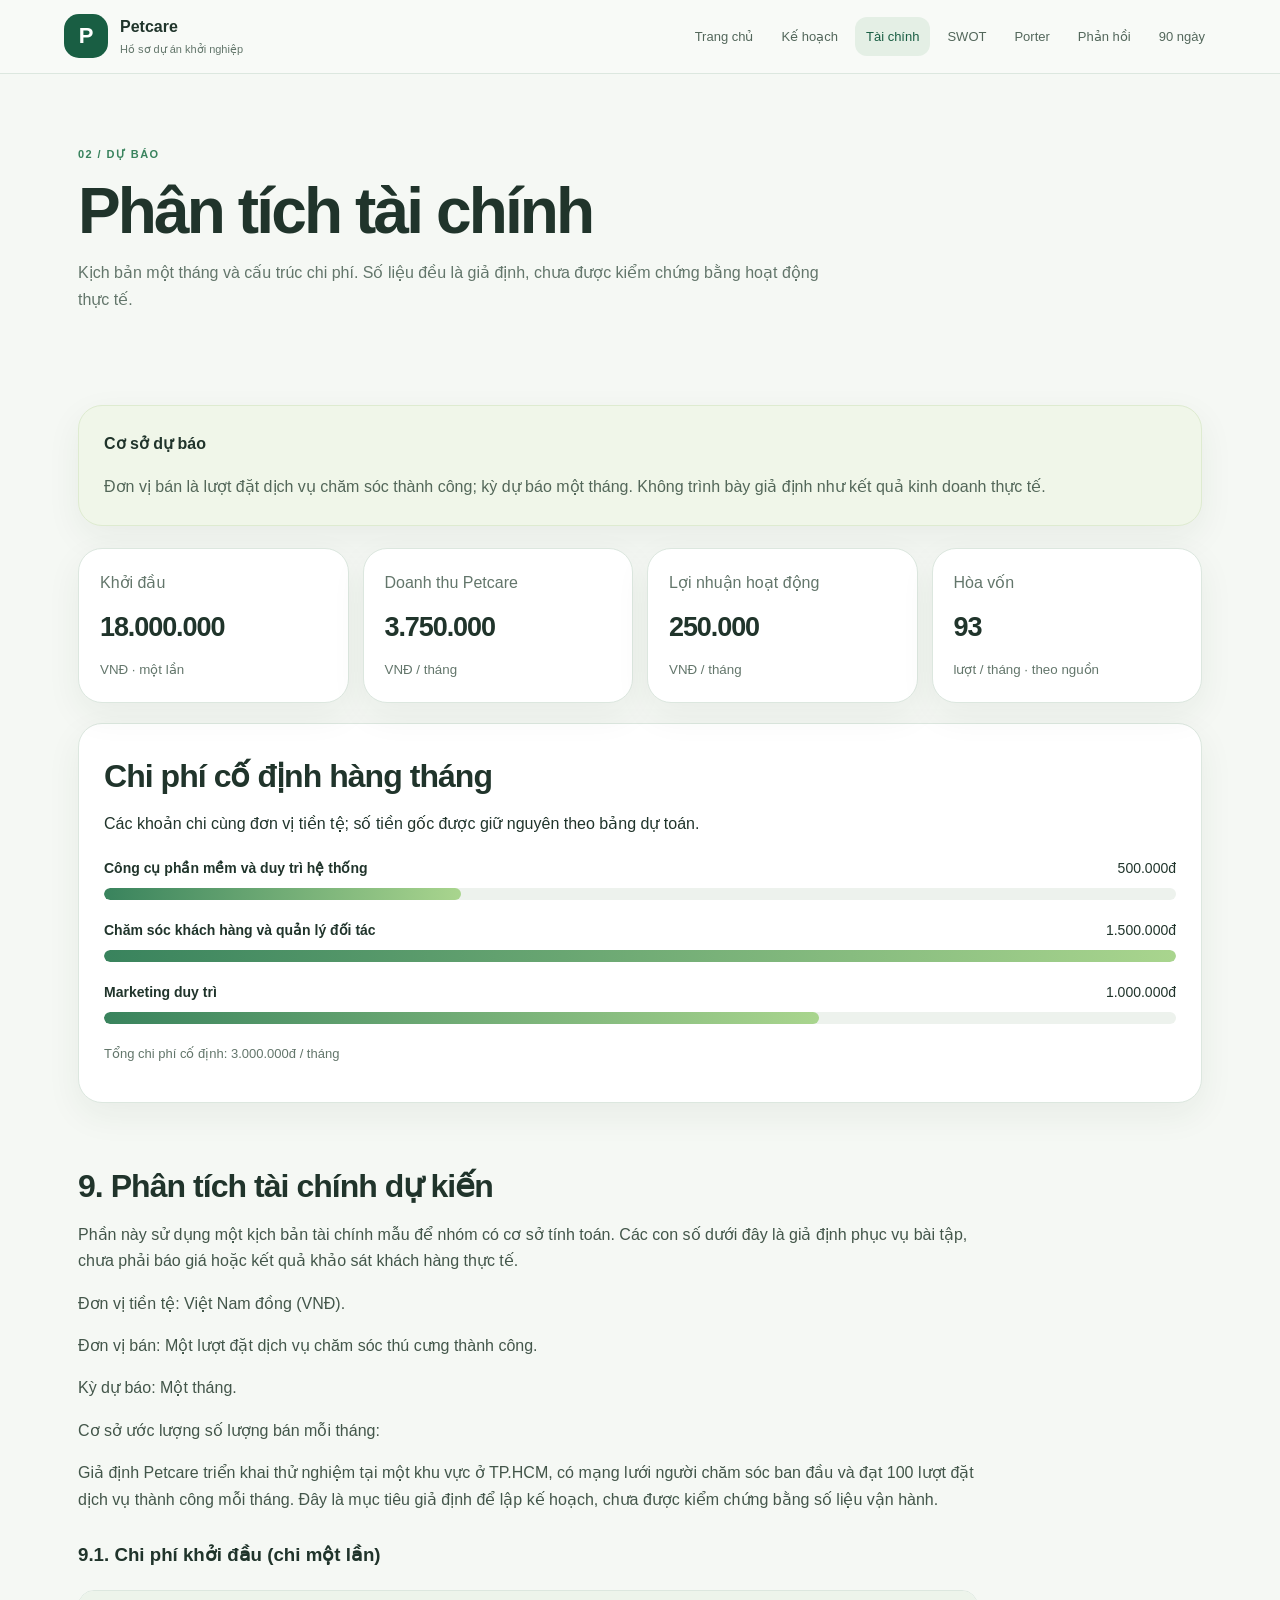
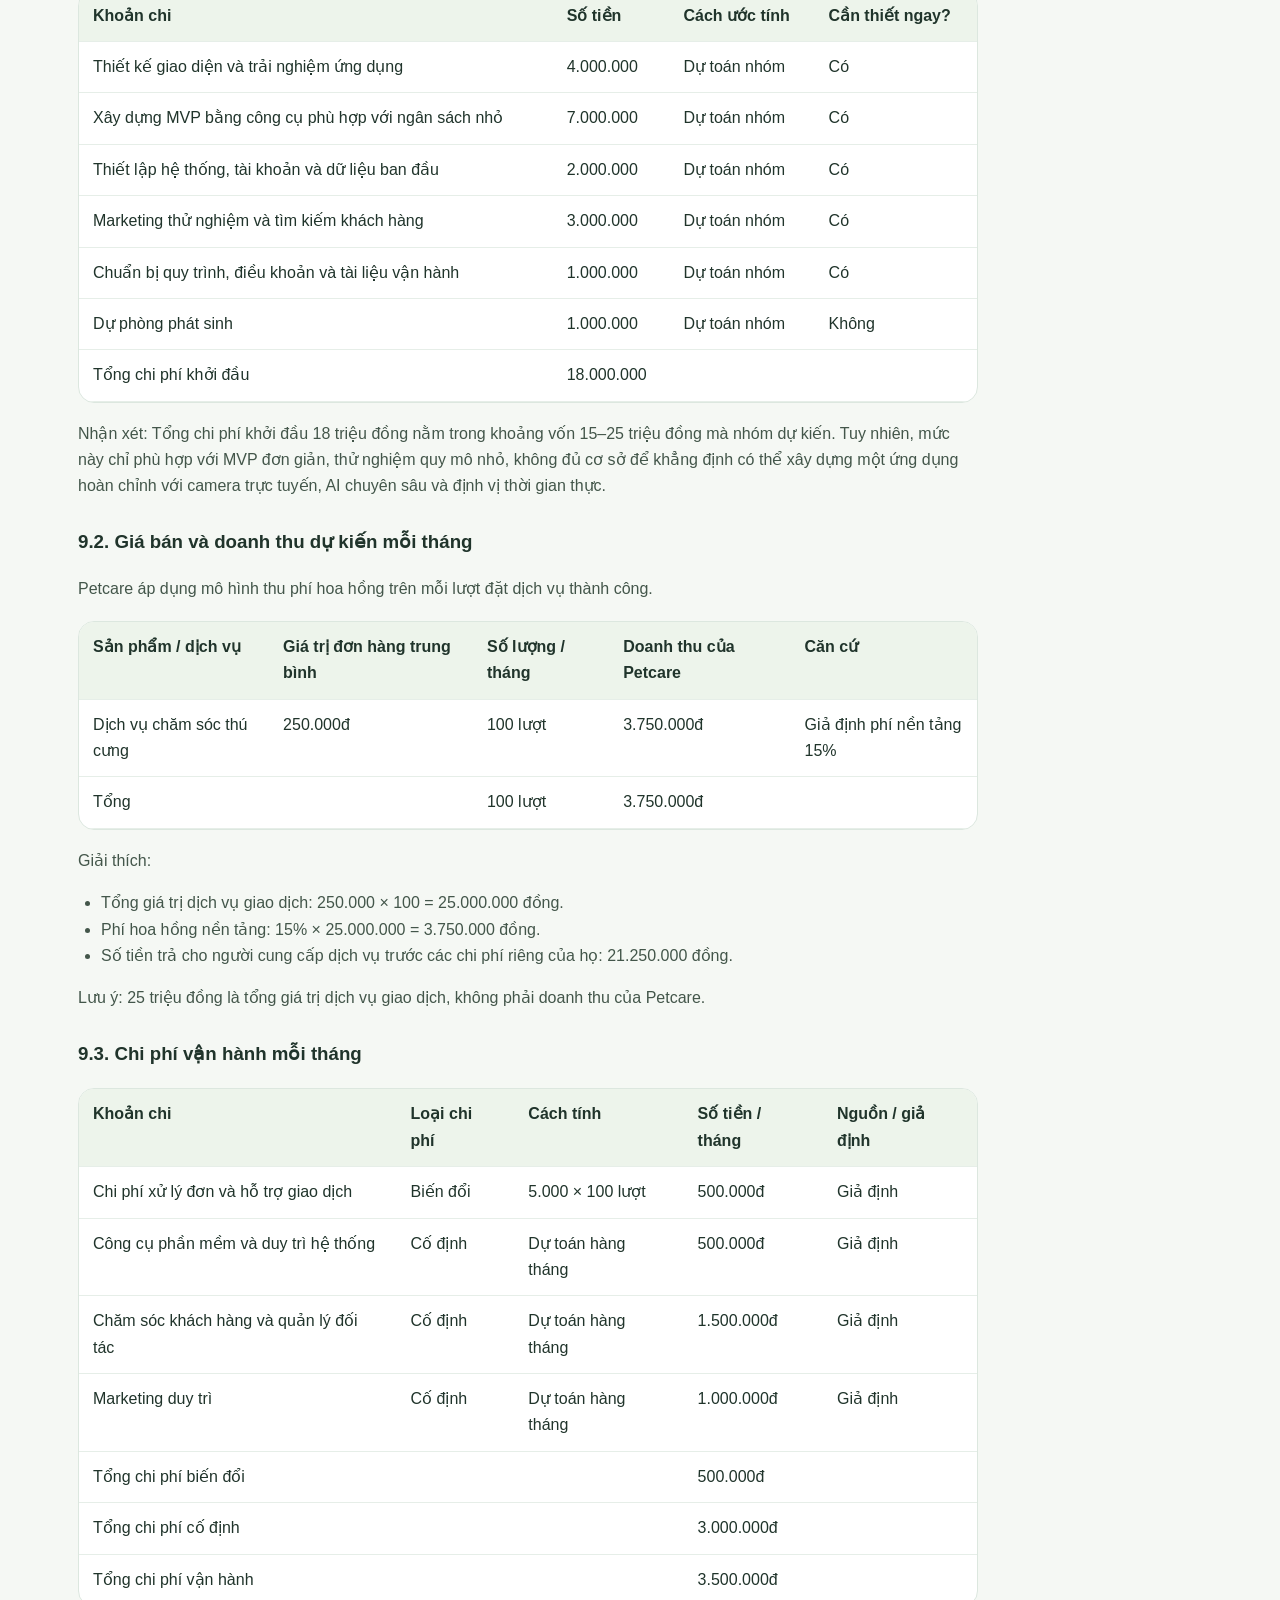
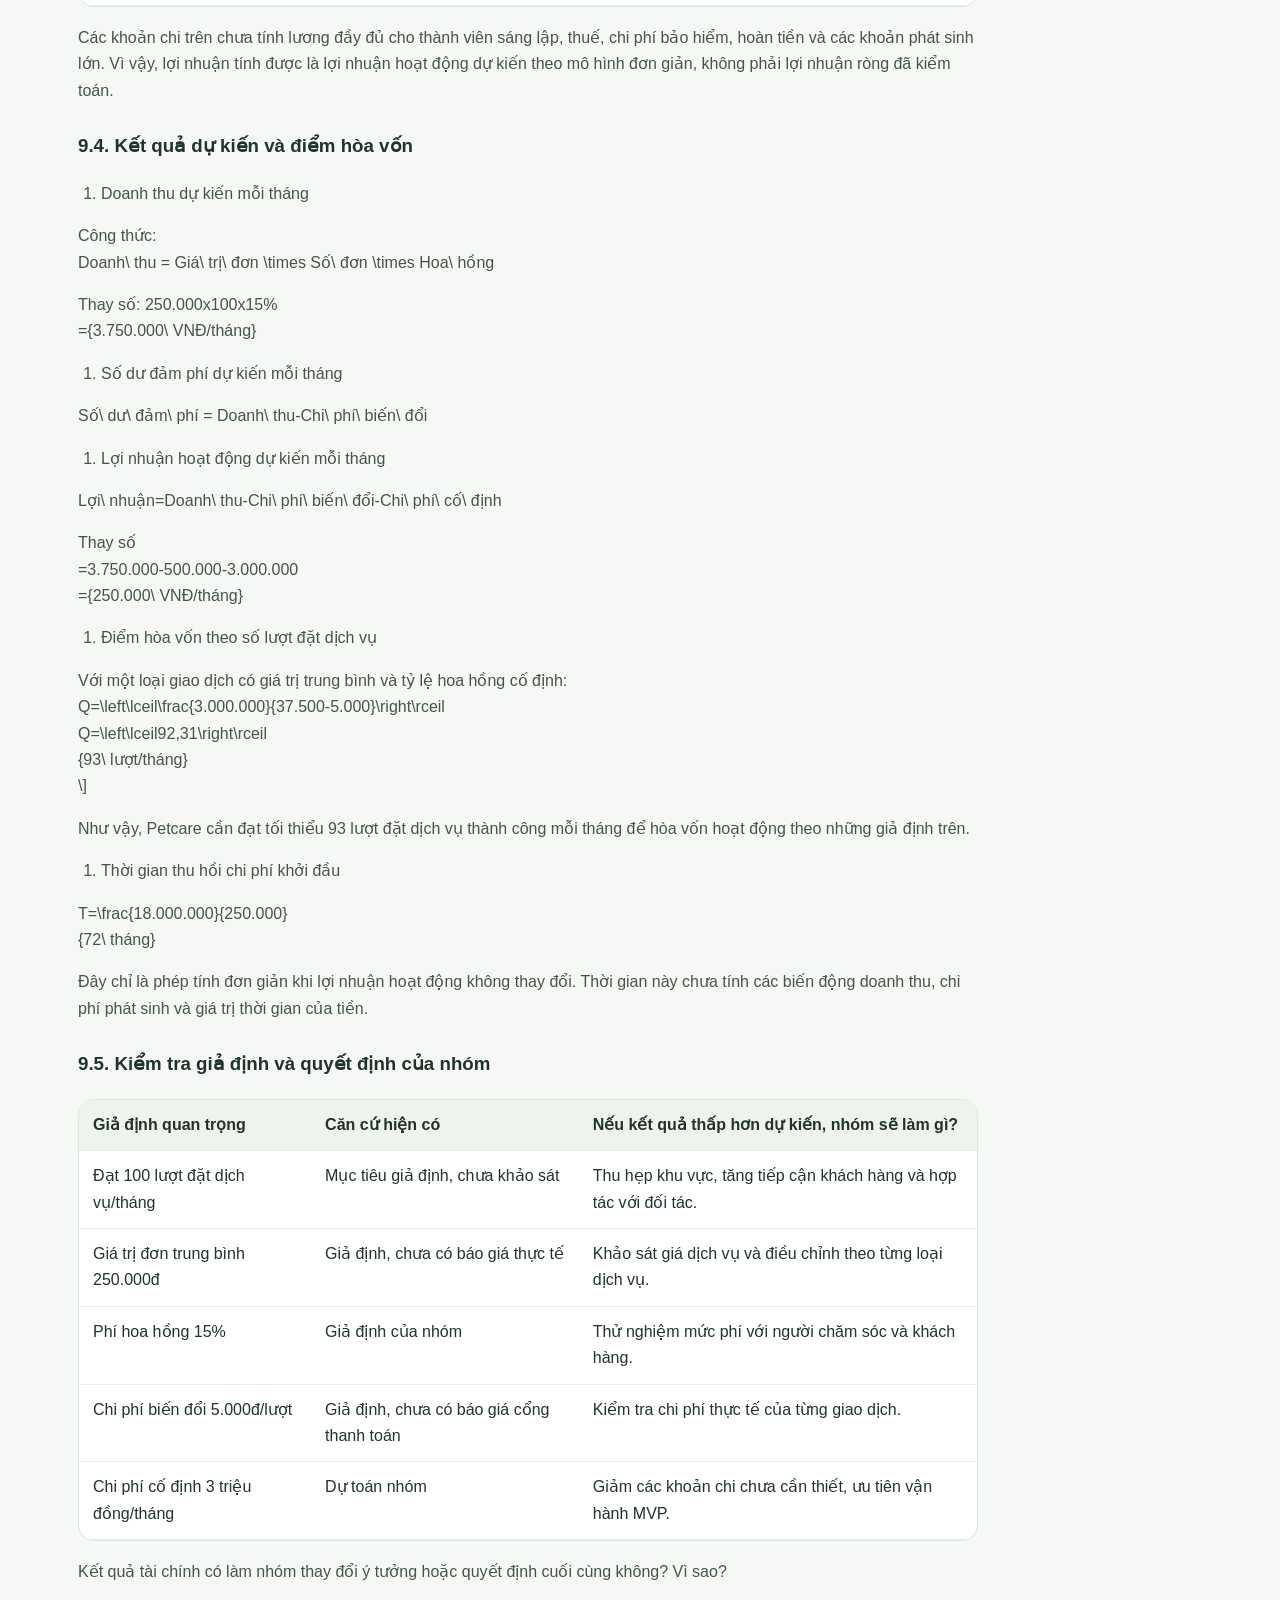
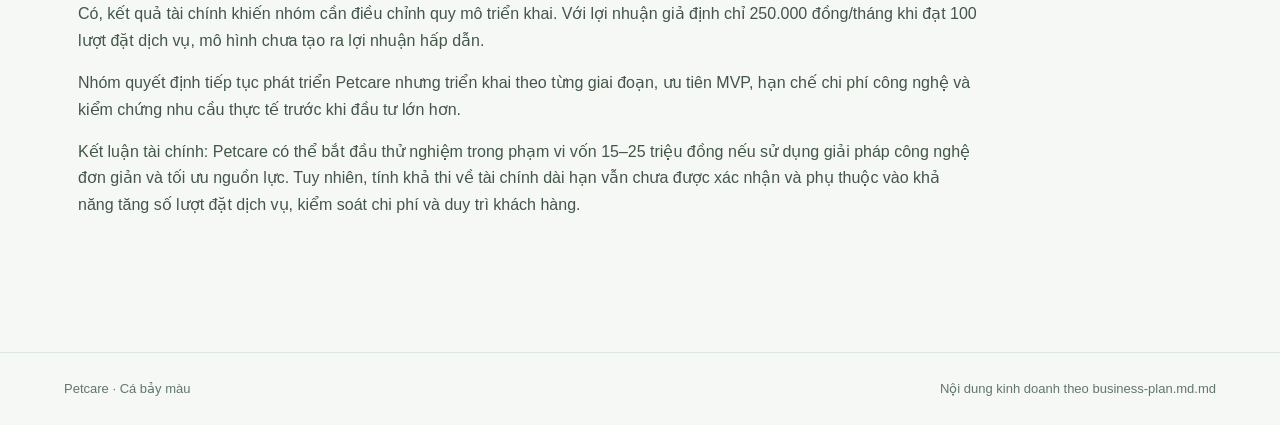
<file: financial-analysis.html>
<!doctype html><html lang="vi"><head><meta charset="utf-8"><meta name="viewport" content="width=device-width,initial-scale=1"><meta name="theme-color" content="#142820"><title>Phân tích tài chính · Petcare</title><link rel="stylesheet" href="style.css"></head><body><header class="site-header"><a class="brand" href="index.html"><span class="brand-icon">P</span><span>Petcare<small>Hồ sơ dự án khởi nghiệp</small></span></a><nav><a class="" href="index.html">Trang chủ</a><a class="" href="business-plan.html">Kế hoạch</a><a class="active" href="financial-analysis.html">Tài chính</a><a class="" href="swot.html">SWOT</a><a class="" href="five-forces.html">Porter</a><a class="" href="reflections.html">Phản hồi</a><a class="" href="action-plan.html">90 ngày</a></nav></header><main><section class="page-head"><span class="eyebrow">02 / DỰ BÁO</span><h1>Phân tích tài chính</h1><p>Kịch bản một tháng và cấu trúc chi phí. Số liệu đều là giả định, chưa được kiểm chứng bằng hoạt động thực tế.</p></section><section class="section"><div class="notice"><b>Cơ sở dự báo</b><p>Đơn vị bán là lượt đặt dịch vụ chăm sóc thành công; kỳ dự báo một tháng. Không trình bày giả định như kết quả kinh doanh thực tế.</p></div><div class="metric-grid"><article class="metric"><span>Khởi đầu</span><strong>18.000.000</strong><small>VNĐ · một lần</small></article><article class="metric"><span>Doanh thu Petcare</span><strong>3.750.000</strong><small>VNĐ / tháng</small></article><article class="metric"><span>Lợi nhuận hoạt động</span><strong>250.000</strong><small>VNĐ / tháng</small></article><article class="metric"><span>Hòa vốn</span><strong>93</strong><small>lượt / tháng · theo nguồn</small></article></div><div class="chart-card"><h2>Chi phí cố định hàng tháng</h2><p>Các khoản chi cùng đơn vị tiền tệ; số tiền gốc được giữ nguyên theo bảng dự toán.</p><div class="bar-row"><div class="bar-label"><b>Công cụ phần mềm và duy trì hệ thống</b><span>500.000đ</span></div><div class="bar-track"><i style="width:33.34%"></i></div></div><div class="bar-row"><div class="bar-label"><b>Chăm sóc khách hàng và quản lý đối tác</b><span>1.500.000đ</span></div><div class="bar-track"><i style="width:100%"></i></div></div><div class="bar-row"><div class="bar-label"><b>Marketing duy trì</b><span>1.000.000đ</span></div><div class="bar-track"><i style="width:66.67%"></i></div></div><p class="chart-note">Tổng chi phí cố định: 3.000.000đ / tháng</p></div></section><section class="section prose"><h2>9. Phân tích tài chính dự kiến</h2><p>Phần này sử dụng một kịch bản tài chính mẫu để nhóm có cơ sở tính toán. Các con số dưới đây là giả định phục vụ bài tập, chưa phải báo giá hoặc kết quả khảo sát khách hàng thực tế.</p><p>Đơn vị tiền tệ: Việt Nam đồng (VNĐ).</p><p>Đơn vị bán: Một lượt đặt dịch vụ chăm sóc thú cưng thành công.</p><p>Kỳ dự báo: Một tháng.</p><p>Cơ sở ước lượng số lượng bán mỗi tháng:</p><p>Giả định Petcare triển khai thử nghiệm tại một khu vực ở TP.HCM, có mạng lưới người chăm sóc ban đầu và đạt 100 lượt đặt dịch vụ thành công mỗi tháng. Đây là mục tiêu giả định để lập kế hoạch, chưa được kiểm chứng bằng số liệu vận hành.</p><h3>9.1. Chi phí khởi đầu (chi một lần)</h3><div class="table-wrap"><table><tbody><tr><td>Khoản chi</td><td>Số tiền</td><td>Cách ước tính</td><td>Cần thiết ngay?</td></tr><tr><td>Thiết kế giao diện và trải nghiệm ứng dụng</td><td>4.000.000</td><td>Dự toán nhóm</td><td>Có</td></tr><tr><td>Xây dựng MVP bằng công cụ phù hợp với ngân sách nhỏ</td><td>7.000.000</td><td>Dự toán nhóm</td><td>Có</td></tr><tr><td>Thiết lập hệ thống, tài khoản và dữ liệu ban đầu</td><td>2.000.000</td><td>Dự toán nhóm</td><td>Có</td></tr><tr><td>Marketing thử nghiệm và tìm kiếm khách hàng</td><td>3.000.000</td><td>Dự toán nhóm</td><td>Có</td></tr><tr><td>Chuẩn bị quy trình, điều khoản và tài liệu vận hành</td><td>1.000.000</td><td>Dự toán nhóm</td><td>Có</td></tr><tr><td>Dự phòng phát sinh</td><td>1.000.000</td><td>Dự toán nhóm</td><td>Không</td></tr><tr><td>Tổng chi phí khởi đầu</td><td>18.000.000</td><td></td><td></td></tr></tbody></table></div><p>Nhận xét: Tổng chi phí khởi đầu 18 triệu đồng nằm trong khoảng vốn 15–25 triệu đồng mà nhóm dự kiến. Tuy nhiên, mức này chỉ phù hợp với MVP đơn giản, thử nghiệm quy mô nhỏ, không đủ cơ sở để khẳng định có thể xây dựng một ứng dụng hoàn chỉnh với camera trực tuyến, AI chuyên sâu và định vị thời gian thực.</p><h3>9.2. Giá bán và doanh thu dự kiến mỗi tháng</h3><p>Petcare áp dụng mô hình thu phí hoa hồng trên mỗi lượt đặt dịch vụ thành công.</p><div class="table-wrap"><table><tbody><tr><td>Sản phẩm / dịch vụ</td><td>Giá trị đơn hàng trung bình</td><td>Số lượng / tháng</td><td>Doanh thu của Petcare</td><td>Căn cứ</td></tr><tr><td>Dịch vụ chăm sóc thú cưng</td><td>250.000đ</td><td>100 lượt</td><td>3.750.000đ</td><td>Giả định phí nền tảng 15%</td></tr><tr><td>Tổng</td><td></td><td>100 lượt</td><td>3.750.000đ</td><td></td></tr></tbody></table></div><p>Giải thích:</p><ul><li>Tổng giá trị dịch vụ giao dịch: 250.000 × 100 = 25.000.000 đồng.</li><li>Phí hoa hồng nền tảng: 15% × 25.000.000 = 3.750.000 đồng.</li><li>Số tiền trả cho người cung cấp dịch vụ trước các chi phí riêng của họ: 21.250.000 đồng.</li></ul><p>Lưu ý: 25 triệu đồng là tổng giá trị dịch vụ giao dịch, không phải doanh thu của Petcare.</p><h3>9.3. Chi phí vận hành mỗi tháng</h3><div class="table-wrap"><table><tbody><tr><td>Khoản chi</td><td>Loại chi phí</td><td>Cách tính</td><td>Số tiền / tháng</td><td>Nguồn / giả định</td></tr><tr><td>Chi phí xử lý đơn và hỗ trợ giao dịch</td><td>Biến đổi</td><td>5.000 × 100 lượt</td><td>500.000đ</td><td>Giả định</td></tr><tr><td>Công cụ phần mềm và duy trì hệ thống</td><td>Cố định</td><td>Dự toán hàng tháng</td><td>500.000đ</td><td>Giả định</td></tr><tr><td>Chăm sóc khách hàng và quản lý đối tác</td><td>Cố định</td><td>Dự toán hàng tháng</td><td>1.500.000đ</td><td>Giả định</td></tr><tr><td>Marketing duy trì</td><td>Cố định</td><td>Dự toán hàng tháng</td><td>1.000.000đ</td><td>Giả định</td></tr><tr><td>Tổng chi phí biến đổi</td><td></td><td></td><td>500.000đ</td><td></td></tr><tr><td>Tổng chi phí cố định</td><td></td><td></td><td>3.000.000đ</td><td></td></tr><tr><td>Tổng chi phí vận hành</td><td></td><td></td><td>3.500.000đ</td><td></td></tr></tbody></table></div><p>Các khoản chi trên chưa tính lương đầy đủ cho thành viên sáng lập, thuế, chi phí bảo hiểm, hoàn tiền và các khoản phát sinh lớn. Vì vậy, lợi nhuận tính được là lợi nhuận hoạt động dự kiến theo mô hình đơn giản, không phải lợi nhuận ròng đã kiểm toán.</p><h3>9.4. Kết quả dự kiến và điểm hòa vốn</h3><ol><li>Doanh thu dự kiến mỗi tháng</li></ol><p>Công thức:<br>Doanh\ thu = Giá\ trị\ đơn \times Số\ đơn \times Hoa\ hồng</p><p>Thay số: 250.000x100x15%<br>={3.750.000\ VNĐ/tháng}</p><ol><li>Số dư đảm phí dự kiến mỗi tháng</li></ol><p>Số\ dư\ đảm\ phí = Doanh\ thu-Chi\ phí\ biến\ đổi</p><ol><li>Lợi nhuận hoạt động dự kiến mỗi tháng</li></ol><p>Lợi\ nhuận=Doanh\ thu-Chi\ phí\ biến\ đổi-Chi\ phí\ cố\ định</p><p>Thay số<br>=3.750.000-500.000-3.000.000<br>={250.000\ VNĐ/tháng}</p><ol><li>Điểm hòa vốn theo số lượt đặt dịch vụ</li></ol><p>Với một loại giao dịch có giá trị trung bình và tỷ lệ hoa hồng cố định:<br>Q=\left\lceil\frac{3.000.000}{37.500-5.000}\right\rceil<br>Q=\left\lceil92,31\right\rceil<br>{93\ lượt/tháng}<br>\]</p><p>Như vậy, Petcare cần đạt tối thiểu 93 lượt đặt dịch vụ thành công mỗi tháng để hòa vốn hoạt động theo những giả định trên.</p><ol><li>Thời gian thu hồi chi phí khởi đầu</li></ol><p>T=\frac{18.000.000}{250.000}<br>{72\ tháng}</p><p>Đây chỉ là phép tính đơn giản khi lợi nhuận hoạt động không thay đổi. Thời gian này chưa tính các biến động doanh thu, chi phí phát sinh và giá trị thời gian của tiền.</p><h3>9.5. Kiểm tra giả định và quyết định của nhóm</h3><div class="table-wrap"><table><tbody><tr><td>Giả định quan trọng</td><td>Căn cứ hiện có</td><td>Nếu kết quả thấp hơn dự kiến, nhóm sẽ làm gì?</td></tr><tr><td>Đạt 100 lượt đặt dịch vụ/tháng</td><td>Mục tiêu giả định, chưa khảo sát</td><td>Thu hẹp khu vực, tăng tiếp cận khách hàng và hợp tác với đối tác.</td></tr><tr><td>Giá trị đơn trung bình 250.000đ</td><td>Giả định, chưa có báo giá thực tế</td><td>Khảo sát giá dịch vụ và điều chỉnh theo từng loại dịch vụ.</td></tr><tr><td>Phí hoa hồng 15%</td><td>Giả định của nhóm</td><td>Thử nghiệm mức phí với người chăm sóc và khách hàng.</td></tr><tr><td>Chi phí biến đổi 5.000đ/lượt</td><td>Giả định, chưa có báo giá cổng thanh toán</td><td>Kiểm tra chi phí thực tế của từng giao dịch.</td></tr><tr><td>Chi phí cố định 3 triệu đồng/tháng</td><td>Dự toán nhóm</td><td>Giảm các khoản chi chưa cần thiết, ưu tiên vận hành MVP.</td></tr></tbody></table></div><p>Kết quả tài chính có làm nhóm thay đổi ý tưởng hoặc quyết định cuối cùng không? Vì sao?</p><p>Có, kết quả tài chính khiến nhóm cần điều chỉnh quy mô triển khai. Với lợi nhuận giả định chỉ 250.000 đồng/tháng khi đạt 100 lượt đặt dịch vụ, mô hình chưa tạo ra lợi nhuận hấp dẫn.</p><p>Nhóm quyết định tiếp tục phát triển Petcare nhưng triển khai theo từng giai đoạn, ưu tiên MVP, hạn chế chi phí công nghệ và kiểm chứng nhu cầu thực tế trước khi đầu tư lớn hơn.</p><p>Kết luận tài chính: Petcare có thể bắt đầu thử nghiệm trong phạm vi vốn 15–25 triệu đồng nếu sử dụng giải pháp công nghệ đơn giản và tối ưu nguồn lực. Tuy nhiên, tính khả thi về tài chính dài hạn vẫn chưa được xác nhận và phụ thuộc vào khả năng tăng số lượt đặt dịch vụ, kiểm soát chi phí và duy trì khách hàng.</p></section></main><footer><span>Petcare · Cá bảy màu</span><span>Nội dung kinh doanh theo business-plan.md.md</span></footer></body></html>
</file>
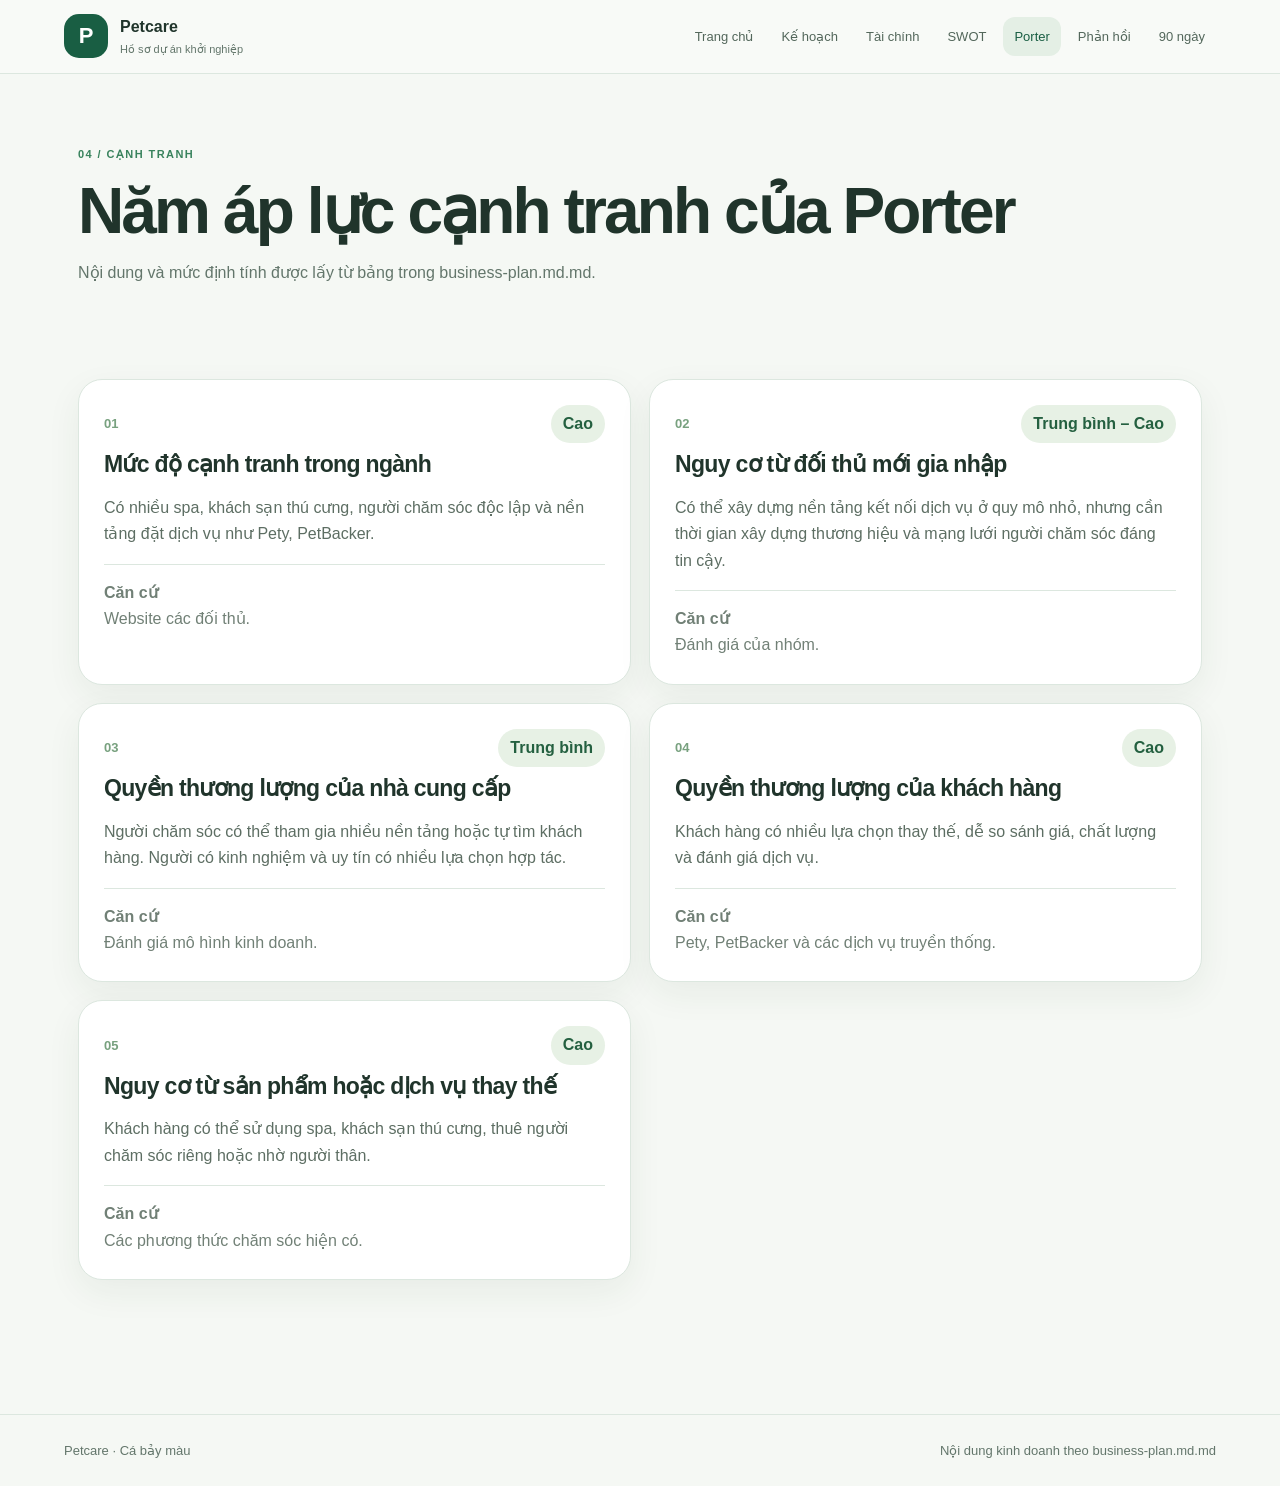
<file: five-forces.html>
<!doctype html><html lang="vi"><head><meta charset="utf-8"><meta name="viewport" content="width=device-width,initial-scale=1"><meta name="theme-color" content="#142820"><title>Porter’s Five Forces · Petcare</title><link rel="stylesheet" href="style.css"></head><body><header class="site-header"><a class="brand" href="index.html"><span class="brand-icon">P</span><span>Petcare<small>Hồ sơ dự án khởi nghiệp</small></span></a><nav><a class="" href="index.html">Trang chủ</a><a class="" href="business-plan.html">Kế hoạch</a><a class="" href="financial-analysis.html">Tài chính</a><a class="" href="swot.html">SWOT</a><a class="active" href="five-forces.html">Porter</a><a class="" href="reflections.html">Phản hồi</a><a class="" href="action-plan.html">90 ngày</a></nav></header><main><section class="page-head"><span class="eyebrow">04 / CẠNH TRANH</span><h1>Năm áp lực cạnh tranh của Porter</h1><p>Nội dung và mức định tính được lấy từ bảng trong business-plan.md.md.</p></section><section class="section"><div class="force-grid"><article class="force-card"><div class="force-top"><span class="force-no">01</span><span class="level">Cao</span></div><h2>Mức độ cạnh tranh trong ngành</h2><p>Có nhiều spa, khách sạn thú cưng, người chăm sóc độc lập và nền tảng đặt dịch vụ như Pety, PetBacker.</p><div class="source-note"><b>Căn cứ</b><br>Website các đối thủ.</div></article><article class="force-card"><div class="force-top"><span class="force-no">02</span><span class="level">Trung bình – Cao</span></div><h2>Nguy cơ từ đối thủ mới gia nhập</h2><p>Có thể xây dựng nền tảng kết nối dịch vụ ở quy mô nhỏ, nhưng cần thời gian xây dựng thương hiệu và mạng lưới người chăm sóc đáng tin cậy.</p><div class="source-note"><b>Căn cứ</b><br>Đánh giá của nhóm.</div></article><article class="force-card"><div class="force-top"><span class="force-no">03</span><span class="level">Trung bình</span></div><h2>Quyền thương lượng của nhà cung cấp</h2><p>Người chăm sóc có thể tham gia nhiều nền tảng hoặc tự tìm khách hàng. Người có kinh nghiệm và uy tín có nhiều lựa chọn hợp tác.</p><div class="source-note"><b>Căn cứ</b><br>Đánh giá mô hình kinh doanh.</div></article><article class="force-card"><div class="force-top"><span class="force-no">04</span><span class="level">Cao</span></div><h2>Quyền thương lượng của khách hàng</h2><p>Khách hàng có nhiều lựa chọn thay thế, dễ so sánh giá, chất lượng và đánh giá dịch vụ.</p><div class="source-note"><b>Căn cứ</b><br>Pety, PetBacker và các dịch vụ truyền thống.</div></article><article class="force-card"><div class="force-top"><span class="force-no">05</span><span class="level">Cao</span></div><h2>Nguy cơ từ sản phẩm hoặc dịch vụ thay thế</h2><p>Khách hàng có thể sử dụng spa, khách sạn thú cưng, thuê người chăm sóc riêng hoặc nhờ người thân.</p><div class="source-note"><b>Căn cứ</b><br>Các phương thức chăm sóc hiện có.</div></article></div></section></main><footer><span>Petcare · Cá bảy màu</span><span>Nội dung kinh doanh theo business-plan.md.md</span></footer></body></html>
</file>
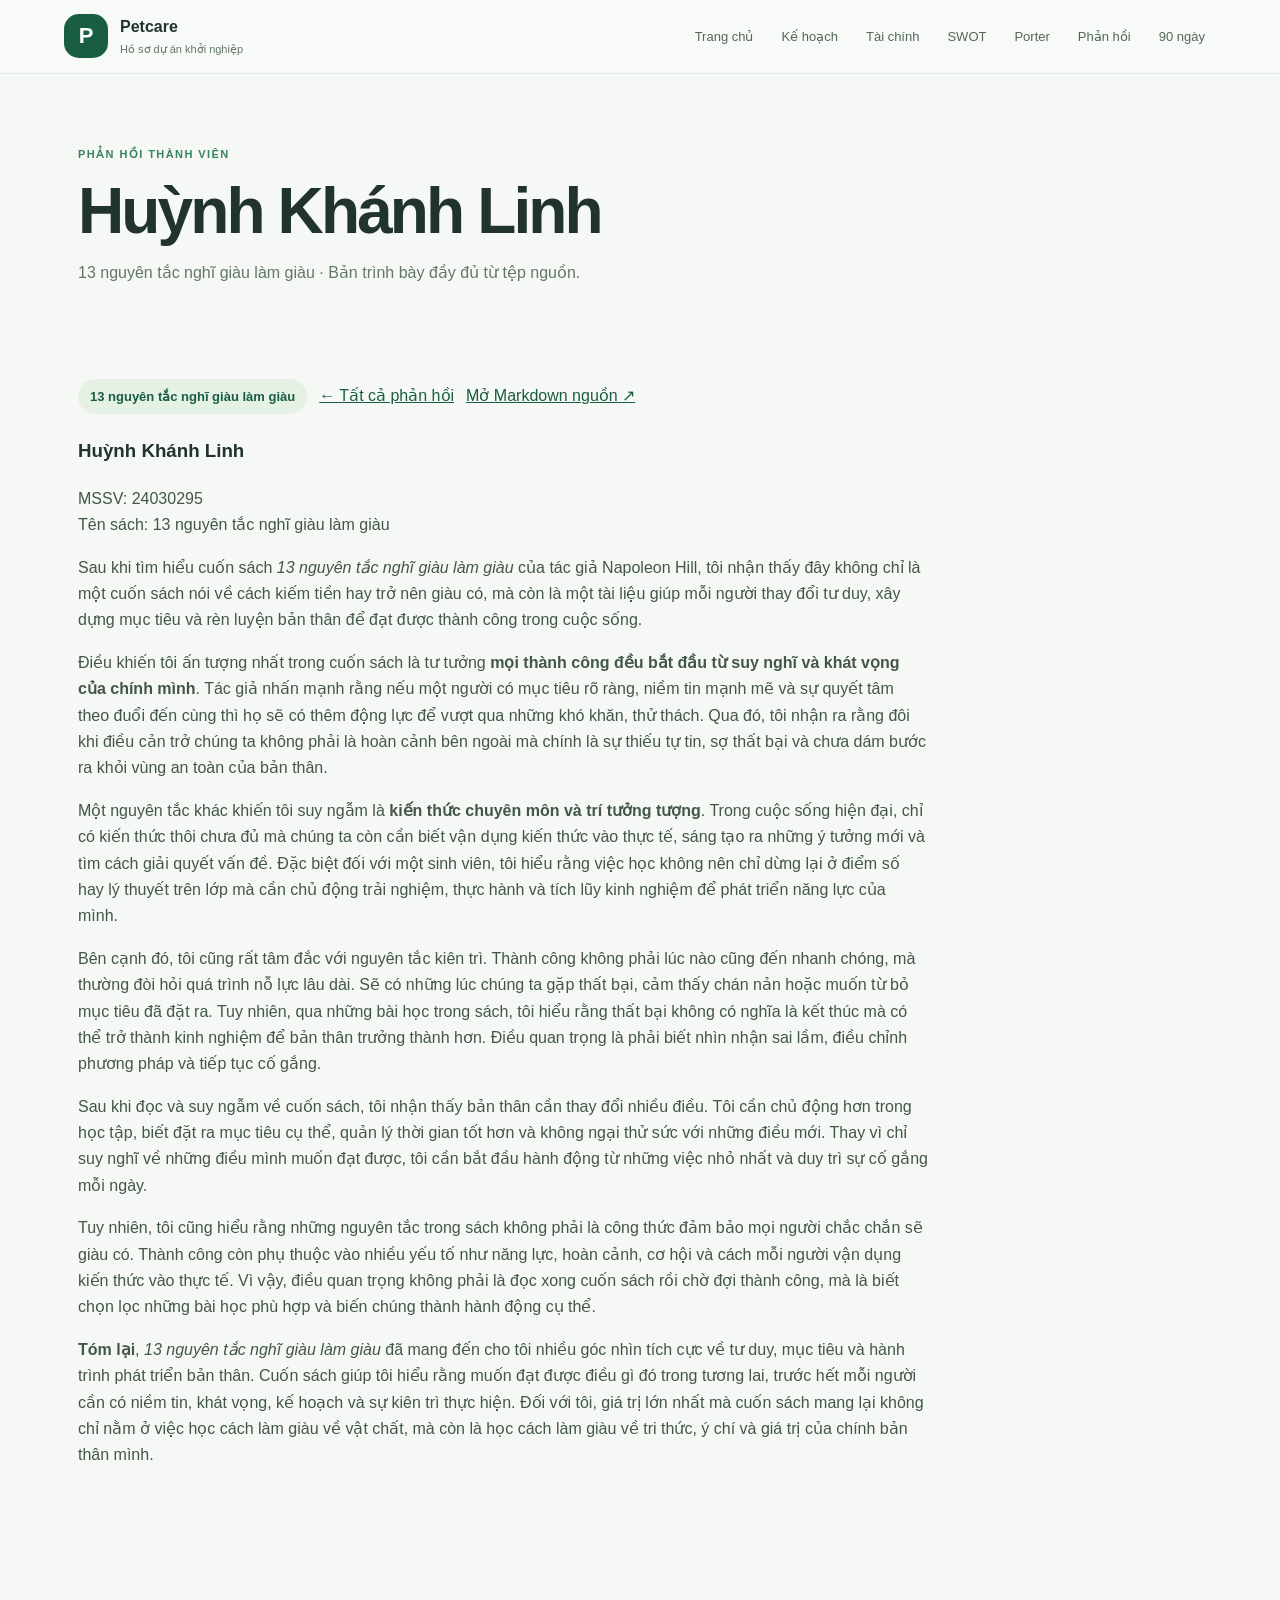
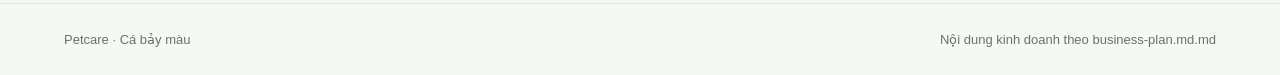
<file: reflection-1.html>
<!doctype html><html lang="vi"><head><meta charset="utf-8"><meta name="viewport" content="width=device-width,initial-scale=1"><meta name="theme-color" content="#142820"><title>Huỳnh Khánh Linh · Petcare</title><link rel="stylesheet" href="style.css"></head><body><header class="site-header"><a class="brand" href="index.html"><span class="brand-icon">P</span><span>Petcare<small>Hồ sơ dự án khởi nghiệp</small></span></a><nav><a class="" href="index.html">Trang chủ</a><a class="" href="business-plan.html">Kế hoạch</a><a class="" href="financial-analysis.html">Tài chính</a><a class="" href="swot.html">SWOT</a><a class="" href="five-forces.html">Porter</a><a class="" href="reflections.html">Phản hồi</a><a class="" href="action-plan.html">90 ngày</a></nav></header><main><section class="page-head"><span class="eyebrow">PHẢN HỒI THÀNH VIÊN</span><h1>Huỳnh Khánh Linh</h1><p>13 nguyên tắc nghĩ giàu làm giàu · Bản trình bày đầy đủ từ tệp nguồn.</p></section><section class="section"><div class="reading-meta"><span class="pill">13 nguyên tắc nghĩ giàu làm giàu</span><a class="text-link" href="reflections.html">← Tất cả phản hồi</a><a class="text-link" href="reflections/Hu%E1%BB%B3nh%20Kh%C3%A1nh%20Linh-24030295.md">Mở Markdown nguồn ↗</a></div><article class="prose reflection"><h1>Huỳnh Khánh Linh</h1><p>MSSV: 24030295<br>Tên sách: 13 nguyên tắc nghĩ giàu làm giàu</p><p>Sau khi tìm hiểu cuốn sách <em>13 nguyên tắc nghĩ giàu làm giàu</em> của tác giả Napoleon Hill, tôi nhận thấy đây không chỉ là một cuốn sách nói về cách kiếm tiền hay trở nên giàu có, mà còn là một tài liệu giúp mỗi người thay đổi tư duy, xây dựng mục tiêu và rèn luyện bản thân để đạt được thành công trong cuộc sống.</p><p>Điều khiến tôi ấn tượng nhất trong cuốn sách là tư tưởng <strong>mọi thành công đều bắt đầu từ suy nghĩ và khát vọng của chính mình</strong>. Tác giả nhấn mạnh rằng nếu một người có mục tiêu rõ ràng, niềm tin mạnh mẽ và sự quyết tâm theo đuổi đến cùng thì họ sẽ có thêm động lực để vượt qua những khó khăn, thử thách. Qua đó, tôi nhận ra rằng đôi khi điều cản trở chúng ta không phải là hoàn cảnh bên ngoài mà chính là sự thiếu tự tin, sợ thất bại và chưa dám bước ra khỏi vùng an toàn của bản thân.</p><p>Một nguyên tắc khác khiến tôi suy ngẫm là <strong>kiến thức chuyên môn và trí tưởng tượng</strong>. Trong cuộc sống hiện đại, chỉ có kiến thức thôi chưa đủ mà chúng ta còn cần biết vận dụng kiến thức vào thực tế, sáng tạo ra những ý tưởng mới và tìm cách giải quyết vấn đề. Đặc biệt đối với một sinh viên, tôi hiểu rằng việc học không nên chỉ dừng lại ở điểm số hay lý thuyết trên lớp mà cần chủ động trải nghiệm, thực hành và tích lũy kinh nghiệm để phát triển năng lực của mình.</p><p>Bên cạnh đó, tôi cũng rất tâm đắc với nguyên tắc kiên trì. Thành công không phải lúc nào cũng đến nhanh chóng, mà thường đòi hỏi quá trình nỗ lực lâu dài. Sẽ có những lúc chúng ta gặp thất bại, cảm thấy chán nản hoặc muốn từ bỏ mục tiêu đã đặt ra. Tuy nhiên, qua những bài học trong sách, tôi hiểu rằng thất bại không có nghĩa là kết thúc mà có thể trở thành kinh nghiệm để bản thân trưởng thành hơn. Điều quan trọng là phải biết nhìn nhận sai lầm, điều chỉnh phương pháp và tiếp tục cố gắng.</p><p>Sau khi đọc và suy ngẫm về cuốn sách, tôi nhận thấy bản thân cần thay đổi nhiều điều. Tôi cần chủ động hơn trong học tập, biết đặt ra mục tiêu cụ thể, quản lý thời gian tốt hơn và không ngại thử sức với những điều mới. Thay vì chỉ suy nghĩ về những điều mình muốn đạt được, tôi cần bắt đầu hành động từ những việc nhỏ nhất và duy trì sự cố gắng mỗi ngày.</p><p>Tuy nhiên, tôi cũng hiểu rằng những nguyên tắc trong sách không phải là công thức đảm bảo mọi người chắc chắn sẽ giàu có. Thành công còn phụ thuộc vào nhiều yếu tố như năng lực, hoàn cảnh, cơ hội và cách mỗi người vận dụng kiến thức vào thực tế. Vì vậy, điều quan trọng không phải là đọc xong cuốn sách rồi chờ đợi thành công, mà là biết chọn lọc những bài học phù hợp và biến chúng thành hành động cụ thể.</p><p><strong>Tóm lại</strong>, <em>13 nguyên tắc nghĩ giàu làm giàu</em> đã mang đến cho tôi nhiều góc nhìn tích cực về tư duy, mục tiêu và hành trình phát triển bản thân. Cuốn sách giúp tôi hiểu rằng muốn đạt được điều gì đó trong tương lai, trước hết mỗi người cần có niềm tin, khát vọng, kế hoạch và sự kiên trì thực hiện. Đối với tôi, giá trị lớn nhất mà cuốn sách mang lại không chỉ nằm ở việc học cách làm giàu về vật chất, mà còn là học cách làm giàu về tri thức, ý chí và giá trị của chính bản thân mình.</p></article></section></main><footer><span>Petcare · Cá bảy màu</span><span>Nội dung kinh doanh theo business-plan.md.md</span></footer></body></html>
</file>
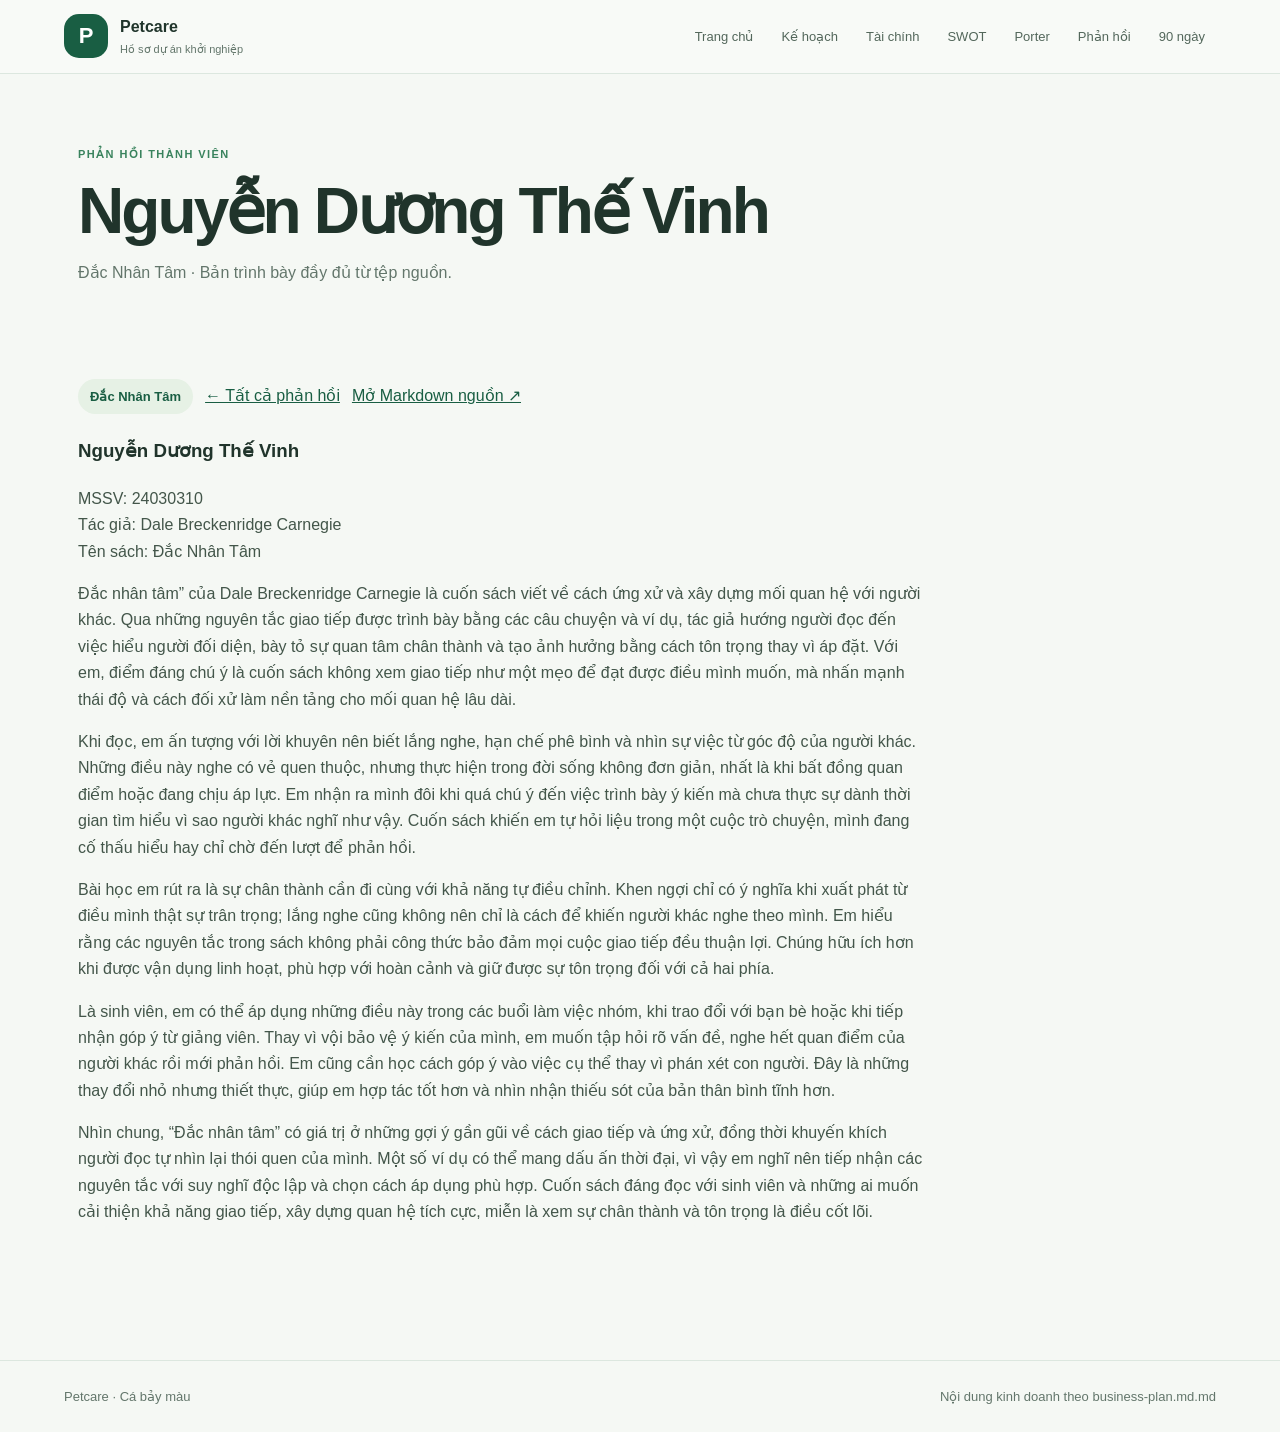
<file: reflection-2.html>
<!doctype html><html lang="vi"><head><meta charset="utf-8"><meta name="viewport" content="width=device-width,initial-scale=1"><meta name="theme-color" content="#142820"><title>Nguyễn Dương Thế Vinh · Petcare</title><link rel="stylesheet" href="style.css"></head><body><header class="site-header"><a class="brand" href="index.html"><span class="brand-icon">P</span><span>Petcare<small>Hồ sơ dự án khởi nghiệp</small></span></a><nav><a class="" href="index.html">Trang chủ</a><a class="" href="business-plan.html">Kế hoạch</a><a class="" href="financial-analysis.html">Tài chính</a><a class="" href="swot.html">SWOT</a><a class="" href="five-forces.html">Porter</a><a class="" href="reflections.html">Phản hồi</a><a class="" href="action-plan.html">90 ngày</a></nav></header><main><section class="page-head"><span class="eyebrow">PHẢN HỒI THÀNH VIÊN</span><h1>Nguyễn Dương Thế Vinh</h1><p>Đắc Nhân Tâm · Bản trình bày đầy đủ từ tệp nguồn.</p></section><section class="section"><div class="reading-meta"><span class="pill">Đắc Nhân Tâm</span><a class="text-link" href="reflections.html">← Tất cả phản hồi</a><a class="text-link" href="reflections/Nguy%E1%BB%85n%20D%C6%B0%C6%A1ng%20Th%E1%BA%BF%20Vinh-24030310.md">Mở Markdown nguồn ↗</a></div><article class="prose reflection"><h1>Nguyễn Dương Thế Vinh</h1><p>MSSV: 24030310<br>Tác giả: Dale Breckenridge Carnegie<br>Tên sách: Đắc Nhân Tâm</p><p>Đắc nhân tâm” của Dale Breckenridge Carnegie là cuốn sách viết về cách ứng xử và xây dựng mối quan hệ với người khác. Qua những nguyên tắc giao tiếp được trình bày bằng các câu chuyện và ví dụ, tác giả hướng người đọc đến việc hiểu người đối diện, bày tỏ sự quan tâm chân thành và tạo ảnh hưởng bằng cách tôn trọng thay vì áp đặt. Với em, điểm đáng chú ý là cuốn sách không xem giao tiếp như một mẹo để đạt được điều mình muốn, mà nhấn mạnh thái độ và cách đối xử làm nền tảng cho mối quan hệ lâu dài.</p><p>Khi đọc, em ấn tượng với lời khuyên nên biết lắng nghe, hạn chế phê bình và nhìn sự việc từ góc độ của người khác. Những điều này nghe có vẻ quen thuộc, nhưng thực hiện trong đời sống không đơn giản, nhất là khi bất đồng quan điểm hoặc đang chịu áp lực. Em nhận ra mình đôi khi quá chú ý đến việc trình bày ý kiến mà chưa thực sự dành thời gian tìm hiểu vì sao người khác nghĩ như vậy. Cuốn sách khiến em tự hỏi liệu trong một cuộc trò chuyện, mình đang cố thấu hiểu hay chỉ chờ đến lượt để phản hồi.</p><p>Bài học em rút ra là sự chân thành cần đi cùng với khả năng tự điều chỉnh. Khen ngợi chỉ có ý nghĩa khi xuất phát từ điều mình thật sự trân trọng; lắng nghe cũng không nên chỉ là cách để khiến người khác nghe theo mình. Em hiểu rằng các nguyên tắc trong sách không phải công thức bảo đảm mọi cuộc giao tiếp đều thuận lợi. Chúng hữu ích hơn khi được vận dụng linh hoạt, phù hợp với hoàn cảnh và giữ được sự tôn trọng đối với cả hai phía.</p><p>Là sinh viên, em có thể áp dụng những điều này trong các buổi làm việc nhóm, khi trao đổi với bạn bè hoặc khi tiếp nhận góp ý từ giảng viên. Thay vì vội bảo vệ ý kiến của mình, em muốn tập hỏi rõ vấn đề, nghe hết quan điểm của người khác rồi mới phản hồi. Em cũng cần học cách góp ý vào việc cụ thể thay vì phán xét con người. Đây là những thay đổi nhỏ nhưng thiết thực, giúp em hợp tác tốt hơn và nhìn nhận thiếu sót của bản thân bình tĩnh hơn.</p><p>Nhìn chung, “Đắc nhân tâm” có giá trị ở những gợi ý gần gũi về cách giao tiếp và ứng xử, đồng thời khuyến khích người đọc tự nhìn lại thói quen của mình. Một số ví dụ có thể mang dấu ấn thời đại, vì vậy em nghĩ nên tiếp nhận các nguyên tắc với suy nghĩ độc lập và chọn cách áp dụng phù hợp. Cuốn sách đáng đọc với sinh viên và những ai muốn cải thiện khả năng giao tiếp, xây dựng quan hệ tích cực, miễn là xem sự chân thành và tôn trọng là điều cốt lõi.</p></article></section></main><footer><span>Petcare · Cá bảy màu</span><span>Nội dung kinh doanh theo business-plan.md.md</span></footer></body></html>
</file>
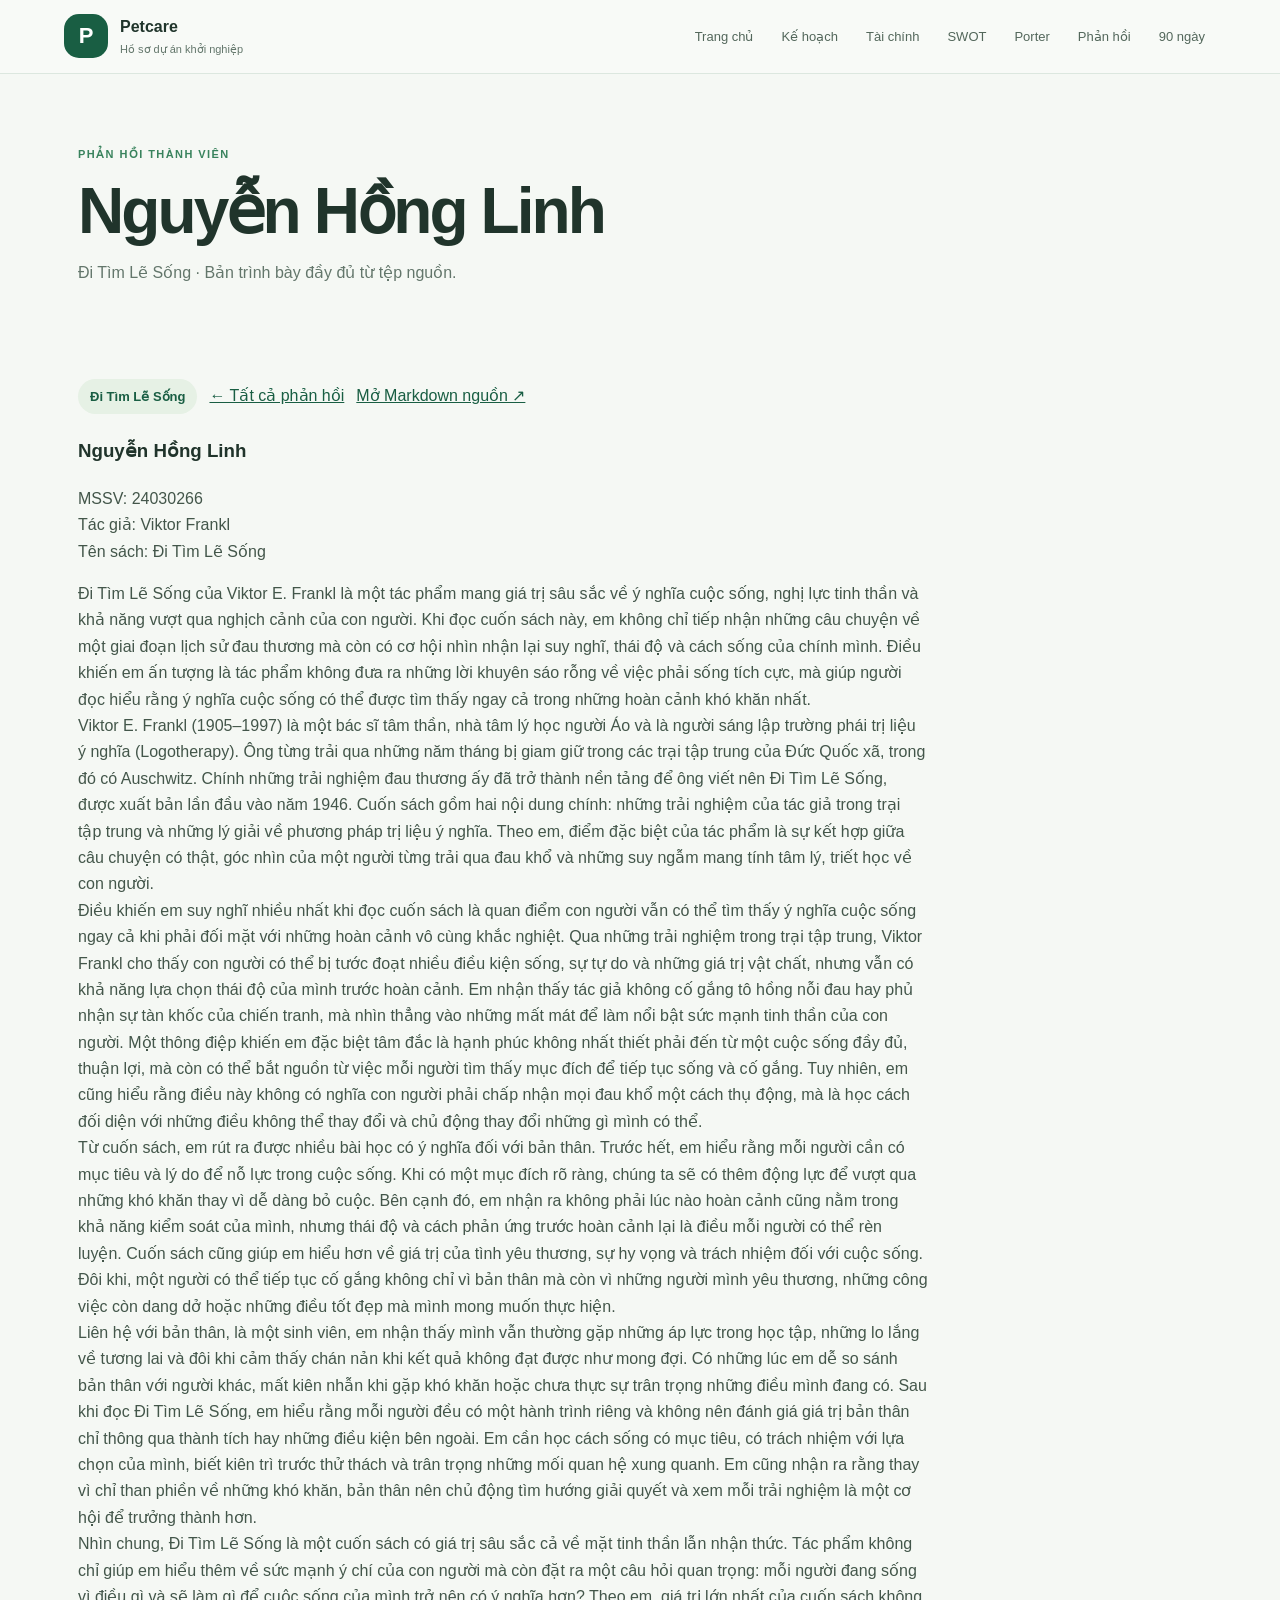
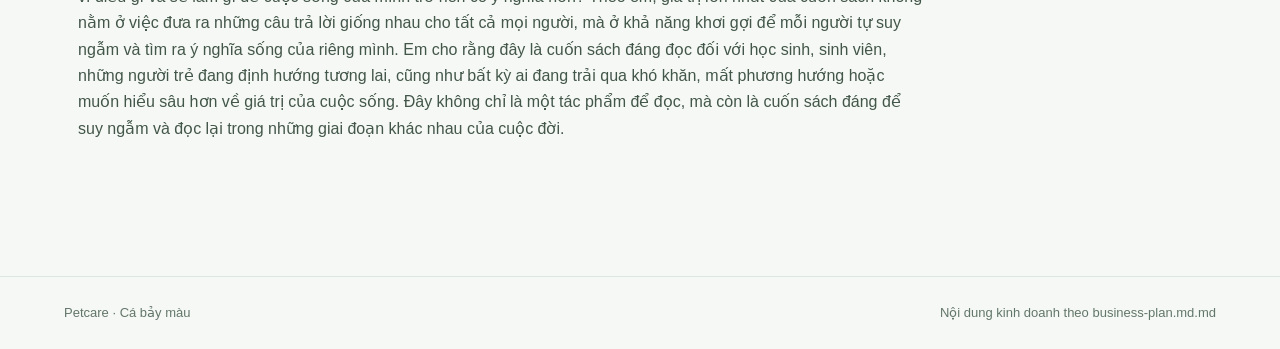
<file: reflection-3.html>
<!doctype html><html lang="vi"><head><meta charset="utf-8"><meta name="viewport" content="width=device-width,initial-scale=1"><meta name="theme-color" content="#142820"><title>Nguyễn Hồng Linh · Petcare</title><link rel="stylesheet" href="style.css"></head><body><header class="site-header"><a class="brand" href="index.html"><span class="brand-icon">P</span><span>Petcare<small>Hồ sơ dự án khởi nghiệp</small></span></a><nav><a class="" href="index.html">Trang chủ</a><a class="" href="business-plan.html">Kế hoạch</a><a class="" href="financial-analysis.html">Tài chính</a><a class="" href="swot.html">SWOT</a><a class="" href="five-forces.html">Porter</a><a class="" href="reflections.html">Phản hồi</a><a class="" href="action-plan.html">90 ngày</a></nav></header><main><section class="page-head"><span class="eyebrow">PHẢN HỒI THÀNH VIÊN</span><h1>Nguyễn Hồng Linh</h1><p>Đi Tìm Lẽ Sống · Bản trình bày đầy đủ từ tệp nguồn.</p></section><section class="section"><div class="reading-meta"><span class="pill">Đi Tìm Lẽ Sống</span><a class="text-link" href="reflections.html">← Tất cả phản hồi</a><a class="text-link" href="reflections/Nguy%E1%BB%85n%20H%E1%BB%93ng%20Linh-24030266.md">Mở Markdown nguồn ↗</a></div><article class="prose reflection"><h1>Nguyễn Hồng Linh</h1><p>MSSV: 24030266<br>Tác giả: Viktor Frankl<br>Tên sách: Đi Tìm Lẽ Sống</p><p>Đi Tìm Lẽ Sống của Viktor E. Frankl là một tác phẩm mang giá trị sâu sắc về ý nghĩa cuộc sống, nghị lực tinh thần và khả năng vượt qua nghịch cảnh của con người. Khi đọc cuốn sách này, em không chỉ tiếp nhận những câu chuyện về một giai đoạn lịch sử đau thương mà còn có cơ hội nhìn nhận lại suy nghĩ, thái độ và cách sống của chính mình. Điều khiến em ấn tượng là tác phẩm không đưa ra những lời khuyên sáo rỗng về việc phải sống tích cực, mà giúp người đọc hiểu rằng ý nghĩa cuộc sống có thể được tìm thấy ngay cả trong những hoàn cảnh khó khăn nhất.<br>Viktor E. Frankl (1905–1997) là một bác sĩ tâm thần, nhà tâm lý học người Áo và là người sáng lập trường phái trị liệu ý nghĩa (Logotherapy). Ông từng trải qua những năm tháng bị giam giữ trong các trại tập trung của Đức Quốc xã, trong đó có Auschwitz. Chính những trải nghiệm đau thương ấy đã trở thành nền tảng để ông viết nên Đi Tìm Lẽ Sống, được xuất bản lần đầu vào năm 1946. Cuốn sách gồm hai nội dung chính: những trải nghiệm của tác giả trong trại tập trung và những lý giải về phương pháp trị liệu ý nghĩa. Theo em, điểm đặc biệt của tác phẩm là sự kết hợp giữa câu chuyện có thật, góc nhìn của một người từng trải qua đau khổ và những suy ngẫm mang tính tâm lý, triết học về con người.<br>Điều khiến em suy nghĩ nhiều nhất khi đọc cuốn sách là quan điểm con người vẫn có thể tìm thấy ý nghĩa cuộc sống ngay cả khi phải đối mặt với những hoàn cảnh vô cùng khắc nghiệt. Qua những trải nghiệm trong trại tập trung, Viktor Frankl cho thấy con người có thể bị tước đoạt nhiều điều kiện sống, sự tự do và những giá trị vật chất, nhưng vẫn có khả năng lựa chọn thái độ của mình trước hoàn cảnh. Em nhận thấy tác giả không cố gắng tô hồng nỗi đau hay phủ nhận sự tàn khốc của chiến tranh, mà nhìn thẳng vào những mất mát để làm nổi bật sức mạnh tinh thần của con người. Một thông điệp khiến em đặc biệt tâm đắc là hạnh phúc không nhất thiết phải đến từ một cuộc sống đầy đủ, thuận lợi, mà còn có thể bắt nguồn từ việc mỗi người tìm thấy mục đích để tiếp tục sống và cố gắng. Tuy nhiên, em cũng hiểu rằng điều này không có nghĩa con người phải chấp nhận mọi đau khổ một cách thụ động, mà là học cách đối diện với những điều không thể thay đổi và chủ động thay đổi những gì mình có thể.<br>Từ cuốn sách, em rút ra được nhiều bài học có ý nghĩa đối với bản thân. Trước hết, em hiểu rằng mỗi người cần có mục tiêu và lý do để nỗ lực trong cuộc sống. Khi có một mục đích rõ ràng, chúng ta sẽ có thêm động lực để vượt qua những khó khăn thay vì dễ dàng bỏ cuộc. Bên cạnh đó, em nhận ra không phải lúc nào hoàn cảnh cũng nằm trong khả năng kiểm soát của mình, nhưng thái độ và cách phản ứng trước hoàn cảnh lại là điều mỗi người có thể rèn luyện. Cuốn sách cũng giúp em hiểu hơn về giá trị của tình yêu thương, sự hy vọng và trách nhiệm đối với cuộc sống. Đôi khi, một người có thể tiếp tục cố gắng không chỉ vì bản thân mà còn vì những người mình yêu thương, những công việc còn dang dở hoặc những điều tốt đẹp mà mình mong muốn thực hiện.<br>Liên hệ với bản thân, là một sinh viên, em nhận thấy mình vẫn thường gặp những áp lực trong học tập, những lo lắng về tương lai và đôi khi cảm thấy chán nản khi kết quả không đạt được như mong đợi. Có những lúc em dễ so sánh bản thân với người khác, mất kiên nhẫn khi gặp khó khăn hoặc chưa thực sự trân trọng những điều mình đang có. Sau khi đọc Đi Tìm Lẽ Sống, em hiểu rằng mỗi người đều có một hành trình riêng và không nên đánh giá giá trị bản thân chỉ thông qua thành tích hay những điều kiện bên ngoài. Em cần học cách sống có mục tiêu, có trách nhiệm với lựa chọn của mình, biết kiên trì trước thử thách và trân trọng những mối quan hệ xung quanh. Em cũng nhận ra rằng thay vì chỉ than phiền về những khó khăn, bản thân nên chủ động tìm hướng giải quyết và xem mỗi trải nghiệm là một cơ hội để trưởng thành hơn.<br>Nhìn chung, Đi Tìm Lẽ Sống là một cuốn sách có giá trị sâu sắc cả về mặt tinh thần lẫn nhận thức. Tác phẩm không chỉ giúp em hiểu thêm về sức mạnh ý chí của con người mà còn đặt ra một câu hỏi quan trọng: mỗi người đang sống vì điều gì và sẽ làm gì để cuộc sống của mình trở nên có ý nghĩa hơn? Theo em, giá trị lớn nhất của cuốn sách không nằm ở việc đưa ra những câu trả lời giống nhau cho tất cả mọi người, mà ở khả năng khơi gợi để mỗi người tự suy ngẫm và tìm ra ý nghĩa sống của riêng mình. Em cho rằng đây là cuốn sách đáng đọc đối với học sinh, sinh viên, những người trẻ đang định hướng tương lai, cũng như bất kỳ ai đang trải qua khó khăn, mất phương hướng hoặc muốn hiểu sâu hơn về giá trị của cuộc sống. Đây không chỉ là một tác phẩm để đọc, mà còn là cuốn sách đáng để suy ngẫm và đọc lại trong những giai đoạn khác nhau của cuộc đời.</p></article></section></main><footer><span>Petcare · Cá bảy màu</span><span>Nội dung kinh doanh theo business-plan.md.md</span></footer></body></html>
</file>
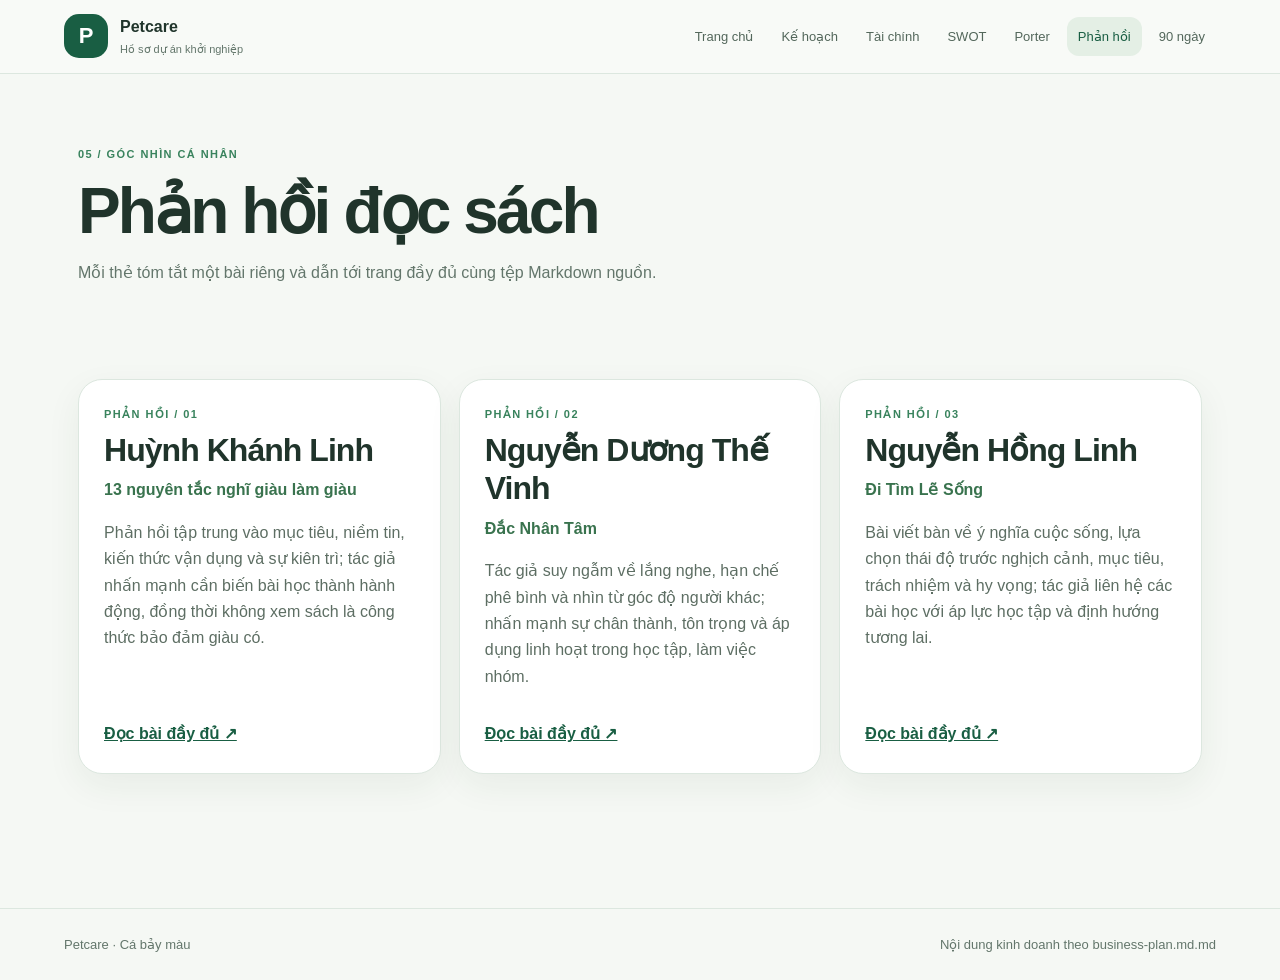
<file: reflections.html>
<!doctype html><html lang="vi"><head><meta charset="utf-8"><meta name="viewport" content="width=device-width,initial-scale=1"><meta name="theme-color" content="#142820"><title>Phản hồi đọc sách · Petcare</title><link rel="stylesheet" href="style.css"></head><body><header class="site-header"><a class="brand" href="index.html"><span class="brand-icon">P</span><span>Petcare<small>Hồ sơ dự án khởi nghiệp</small></span></a><nav><a class="" href="index.html">Trang chủ</a><a class="" href="business-plan.html">Kế hoạch</a><a class="" href="financial-analysis.html">Tài chính</a><a class="" href="swot.html">SWOT</a><a class="" href="five-forces.html">Porter</a><a class="active" href="reflections.html">Phản hồi</a><a class="" href="action-plan.html">90 ngày</a></nav></header><main><section class="page-head"><span class="eyebrow">05 / GÓC NHÌN CÁ NHÂN</span><h1>Phản hồi đọc sách</h1><p>Mỗi thẻ tóm tắt một bài riêng và dẫn tới trang đầy đủ cùng tệp Markdown nguồn.</p></section><section class="section"><div class="member-grid"><article class="card member-card"><span class="eyebrow">PHẢN HỒI / 01</span><h2>Huỳnh Khánh Linh</h2><div class="book-name">13 nguyên tắc nghĩ giàu làm giàu</div><p>Phản hồi tập trung vào mục tiêu, niềm tin, kiến thức vận dụng và sự kiên trì; tác giả nhấn mạnh cần biến bài học thành hành động, đồng thời không xem sách là công thức bảo đảm giàu có.</p><a class="text-link" href="reflection-1.html">Đọc bài đầy đủ ↗</a></article><article class="card member-card"><span class="eyebrow">PHẢN HỒI / 02</span><h2>Nguyễn Dương Thế Vinh</h2><div class="book-name">Đắc Nhân Tâm</div><p>Tác giả suy ngẫm về lắng nghe, hạn chế phê bình và nhìn từ góc độ người khác; nhấn mạnh sự chân thành, tôn trọng và áp dụng linh hoạt trong học tập, làm việc nhóm.</p><a class="text-link" href="reflection-2.html">Đọc bài đầy đủ ↗</a></article><article class="card member-card"><span class="eyebrow">PHẢN HỒI / 03</span><h2>Nguyễn Hồng Linh</h2><div class="book-name">Đi Tìm Lẽ Sống</div><p>Bài viết bàn về ý nghĩa cuộc sống, lựa chọn thái độ trước nghịch cảnh, mục tiêu, trách nhiệm và hy vọng; tác giả liên hệ các bài học với áp lực học tập và định hướng tương lai.</p><a class="text-link" href="reflection-3.html">Đọc bài đầy đủ ↗</a></article></div></section></main><footer><span>Petcare · Cá bảy màu</span><span>Nội dung kinh doanh theo business-plan.md.md</span></footer></body></html>
</file>
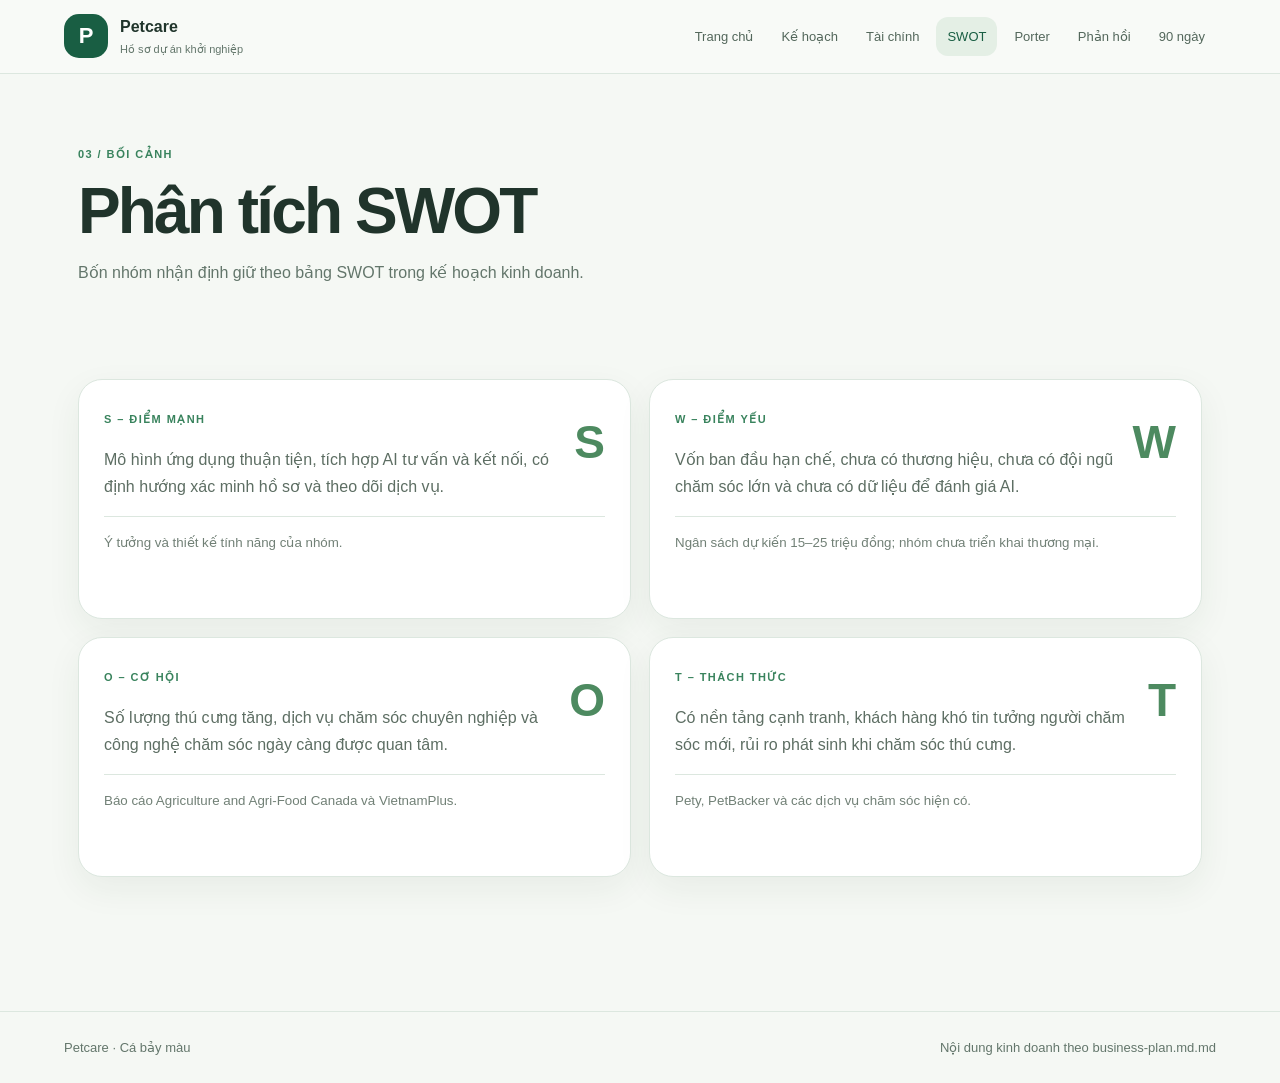
<file: swot.html>
<!doctype html><html lang="vi"><head><meta charset="utf-8"><meta name="viewport" content="width=device-width,initial-scale=1"><meta name="theme-color" content="#142820"><title>Phân tích SWOT · Petcare</title><link rel="stylesheet" href="style.css"></head><body><header class="site-header"><a class="brand" href="index.html"><span class="brand-icon">P</span><span>Petcare<small>Hồ sơ dự án khởi nghiệp</small></span></a><nav><a class="" href="index.html">Trang chủ</a><a class="" href="business-plan.html">Kế hoạch</a><a class="" href="financial-analysis.html">Tài chính</a><a class="active" href="swot.html">SWOT</a><a class="" href="five-forces.html">Porter</a><a class="" href="reflections.html">Phản hồi</a><a class="" href="action-plan.html">90 ngày</a></nav></header><main><section class="page-head"><span class="eyebrow">03 / BỐI CẢNH</span><h1>Phân tích SWOT</h1><p>Bốn nhóm nhận định giữ theo bảng SWOT trong kế hoạch kinh doanh.</p></section><section class="section"><div class="swot-grid"><article class="swot-card sw0"><span class="swot-letter">S</span><span class="eyebrow">S – Điểm mạnh</span><p>Mô hình ứng dụng thuận tiện, tích hợp AI tư vấn và kết nối, có định hướng xác minh hồ sơ và theo dõi dịch vụ.</p><small>Ý tưởng và thiết kế tính năng của nhóm.</small></article><article class="swot-card sw1"><span class="swot-letter">W</span><span class="eyebrow">W – Điểm yếu</span><p>Vốn ban đầu hạn chế, chưa có thương hiệu, chưa có đội ngũ chăm sóc lớn và chưa có dữ liệu để đánh giá AI.</p><small>Ngân sách dự kiến 15–25 triệu đồng; nhóm chưa triển khai thương mại.</small></article><article class="swot-card sw2"><span class="swot-letter">O</span><span class="eyebrow">O – Cơ hội</span><p>Số lượng thú cưng tăng, dịch vụ chăm sóc chuyên nghiệp và công nghệ chăm sóc ngày càng được quan tâm.</p><small>Báo cáo Agriculture and Agri-Food Canada và VietnamPlus.</small></article><article class="swot-card sw3"><span class="swot-letter">T</span><span class="eyebrow">T – Thách thức</span><p>Có nền tảng cạnh tranh, khách hàng khó tin tưởng người chăm sóc mới, rủi ro phát sinh khi chăm sóc thú cưng.</p><small>Pety, PetBacker và các dịch vụ chăm sóc hiện có.</small></article></div></section></main><footer><span>Petcare · Cá bảy màu</span><span>Nội dung kinh doanh theo business-plan.md.md</span></footer></body></html>
</file>
<file: style.css>
:root{--ink:#20342b;--muted:#63766b;--line:#dce7df;--paper:#f5f8f4;--green:#195e43;--lime:#d7efb0;--radius:24px}*{box-sizing:border-box}body{margin:0;background:var(--paper);color:var(--ink);font:16px/1.65 Inter,"Segoe UI",Arial,sans-serif}a{color:var(--green)}.site-header{position:sticky;top:0;z-index:5;display:flex;align-items:center;justify-content:space-between;gap:24px;padding:14px max(5vw,24px);background:#f8faf7ee;backdrop-filter:blur(14px);border-bottom:1px solid var(--line)}.brand{display:flex;gap:12px;align-items:center;text-decoration:none;color:var(--ink);font-weight:800}.brand-icon{display:grid;place-items:center;width:44px;height:44px;background:var(--green);color:white;border-radius:15px;font-size:22px}.brand small{display:block;color:var(--muted);font-size:11px;font-weight:500}nav{display:flex;gap:6px;flex-wrap:wrap}nav a{padding:9px 11px;border-radius:12px;text-decoration:none;color:#53675b;font-size:13px}nav a.active,nav a:hover{background:#e4efe5;color:var(--green)}main{max-width:1180px;margin:auto;padding:34px 28px 70px}.page-head{padding:32px 0 12px}.eyebrow{color:#39835d;font-weight:800;letter-spacing:.13em;font-size:11px;text-transform:uppercase}.page-head h1,.hero h1{font-size:clamp(36px,6vw,64px);line-height:1.04;letter-spacing:-.045em;margin:12px 0}.page-head p{max-width:750px;color:var(--muted)}.hero{display:grid;grid-template-columns:1.1fr .9fr;min-height:470px;overflow:hidden;border-radius:32px;background:linear-gradient(130deg,#e6f1df,#f3f8ec 65%,#d6ebcf);padding:54px;align-items:center}.hero-copy p{max-width:570px;color:#52695b;font-size:18px}.hero h1 em{color:var(--green);font-style:normal}.button{display:inline-flex;gap:24px;align-items:center;margin-top:15px;background:var(--green);color:#fff;text-decoration:none;padding:13px 19px;border-radius:14px;font-weight:700}.hero-visual{height:300px;position:relative;display:grid;place-items:center}.pet-orbit{display:grid;place-items:center;width:190px;height:190px;border-radius:50%;background:#fff;color:#36764f;font-size:82px;box-shadow:0 24px 70px #416b4030}.float{position:absolute;padding:12px 16px;background:white;border:1px solid var(--line);border-radius:15px;box-shadow:0 12px 32px #294c2920;font-size:13px;font-weight:700}.f1{top:28px;left:5px}.f2{right:0;top:115px}.f3{bottom:25px;left:22px}.section{margin:64px 0}.section-title{display:flex;justify-content:space-between;align-items:end;margin-bottom:22px}.section h2{font-size:32px;line-height:1.2;letter-spacing:-.03em;margin:8px 0}.grid,.member-grid,.force-grid,.swot-grid{display:grid;grid-template-columns:repeat(3,1fr);gap:18px}.card,.force-card,.swot-card,.metric,.chart-card,.notice{background:#fff;border:1px solid var(--line);border-radius:var(--radius);padding:25px;box-shadow:0 12px 35px #193b2510}.chart-card{margin-top:20px}.bar-row{margin:19px 0}.bar-label{display:flex;justify-content:space-between;gap:12px;font-size:14px}.bar-track{height:12px;margin-top:8px;border-radius:99px;background:#edf2ed;overflow:hidden}.bar-track i{display:block;height:100%;border-radius:99px;background:linear-gradient(90deg,#39835d,#a9d58e)}.chart-note{color:var(--muted);font-size:13px}.card h3{margin:10px 0 4px}.card p,.force-card p,.swot-card p{color:#5d6e63}.number{font-size:11px;letter-spacing:.12em;color:#4a8b5e;font-weight:800}.dark{background:#183d2e;color:white;border-radius:28px;padding:42px}.dark .eyebrow{color:var(--lime)}.dark p{color:#d3e2d6}.button.light{background:white;color:var(--green)}.link-grid{display:grid;grid-template-columns:repeat(3,1fr);gap:12px}.link-card{display:flex;justify-content:space-between;padding:18px 20px;border:1px solid var(--line);background:white;border-radius:15px;text-decoration:none;color:var(--ink);font-weight:700}.metric-grid{display:grid;grid-template-columns:repeat(4,1fr);gap:14px;margin-top:22px}.metric span,.metric small{display:block;color:var(--muted)}.metric strong{display:block;font-size:27px;letter-spacing:-.04em;margin:9px 0}.metric{padding:21px}.notice{background:#f0f6e9;border-color:#deebd0}.notice p{margin-bottom:0;color:#536759}.prose{max-width:900px}.prose h2{margin-top:38px}.prose h3{margin-top:27px}.prose p,.prose li{color:#43564a}.prose a{overflow-wrap:anywhere}.prose ul,.prose ol{padding-left:23px}.table-wrap{overflow-x:auto;margin:18px 0;border:1px solid var(--line);border-radius:16px;background:white}table{border-collapse:collapse;width:100%;min-width:620px}td{padding:12px 14px;border-bottom:1px solid #e6eee8;vertical-align:top}tr:first-child td{font-weight:800;background:#edf4eb}blockquote{margin:18px 0;padding:15px 20px;border-left:4px solid #71a77a;background:#f1f7ee;border-radius:0 12px 12px 0}.swot-grid{grid-template-columns:repeat(2,1fr)}.swot-card{min-height:240px}.swot-letter{float:right;font-size:46px;color:#4d8a60;font-weight:900}.swot-card small,.source-note{display:block;color:#718076;padding-top:15px;border-top:1px solid var(--line)}.force-grid{grid-template-columns:repeat(2,1fr)}.force-card{min-height:275px}.force-top{display:flex;justify-content:space-between;align-items:center}.force-no{font-weight:900;color:#78a17f;font-size:13px}.level{background:#e7f1e5;border-radius:999px;padding:6px 12px;color:#246040;font-weight:800}.force-card h2{font-size:23px}.member-grid{grid-template-columns:repeat(3,1fr)}.member-card{display:flex;flex-direction:column;align-items:flex-start}.member-card .text-link{margin-top:auto;padding-top:15px;font-weight:750}.book-name{font-weight:800;color:#39734e}.reading-meta{display:flex;gap:12px;flex-wrap:wrap;align-items:center;margin-bottom:22px}.pill{padding:7px 12px;border-radius:999px;background:#e6f1e5;color:var(--green);font-size:13px;font-weight:700}.reflection{max-width:850px}footer{display:flex;justify-content:space-between;padding:25px 5vw;border-top:1px solid var(--line);font-size:13px;color:var(--muted)}@media(max-width:850px){.site-header{align-items:flex-start;flex-direction:column}nav{gap:2px}.hero{grid-template-columns:1fr;padding:35px}.hero-visual{height:240px}.grid,.member-grid,.metric-grid{grid-template-columns:repeat(2,1fr)}.force-grid{grid-template-columns:1fr}}@media(max-width:560px){main{padding:18px 16px 48px}.site-header{padding:12px 16px}.hero{padding:27px 22px}.grid,.member-grid,.metric-grid,.swot-grid,.link-grid{grid-template-columns:1fr}.section{margin:45px 0}.page-head h1{font-size:39px}.section-title{align-items:flex-start;flex-direction:column}footer{gap:8px;flex-direction:column}.float{font-size:11px;padding:9px 11px}.f1{left:0}.f2{right:0}}
</file>
